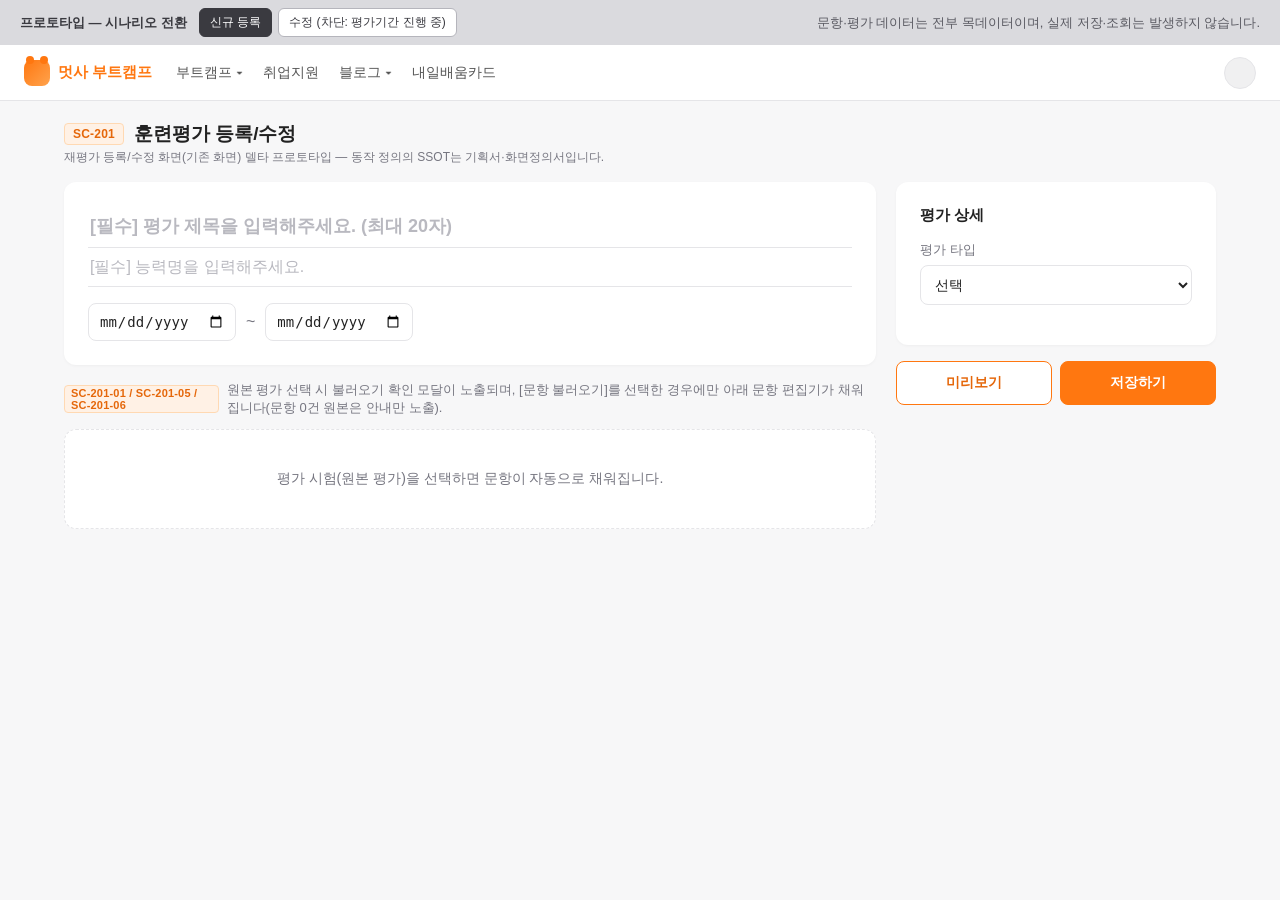
<file: classroom/1-planning/prototype/2026-08-03_훈련평가-재평가-문항-불러오기-프로토타입.html>
<!--
  목적: 커뮤니케이션용 프로토타입 — 관련자(PD·개발자)에게 "재평가 등록 시 원본 평가 문항 불러오기" 기능의
        존재와 대략적 흐름을 빠르게 이해시키기 위한 클릭 데모. 픽셀 완성도·완전한 동작은 목표가 아니다.
  기준 문서: 기획서(SSOT) 2026-08-03_훈련평가-재평가-문항-불러오기-기획서.md v1.7
             화면정의서 2026-08-03_훈련평가-재평가-문항-불러오기-화면정의서.md v1.7
  포함 화면 ID: SC-201 (재평가 등록/수정 화면, 기존 화면 델타) — SC-201-01 ~ SC-201-10
  개정: '평가 시험' 선택(최초/변경) 시 즉시 로드하지 않고 선택 모달[문항 불러오기 / 불러오지 않고
        직접 작성 / 취소]을 노출하는 정책으로 변경(자동 불러오기 폐기). 기존 문항 존재 시 같은 모달에
        경고 문구를 병기하며, 별도 덮어쓰기 모달은 이 모달로 통합했다. 문항 0건 원본 선택 시 모달에
        "이 평가에는 등록된 문항이 없습니다" 안내와 함께 [문항 불러오기] 비활성 처리. 동일 원본 재선택 시에도
        선택 모달을 다시 노출한다. [문항 불러오기]·[직접 작성] 진행 시 능력명과 함께 평가 제목도 원본
        평가 제목으로 자동 입력(편집 가능, 취소 시 미수행)한다.
  제외 범위: 미리보기, 대상자 선택, 헤더 메뉴, 드래그 정렬, 보기 항목 추가/편집, 라디오(보조설명·문제유형·정답)
             선택 변경 등은 클릭 시 안내만 노출하며 실제 동작하지 않는다. 조회 실패(SC-201-08)·연타 처리
             (SC-201-07)는 화면 흐름 시연 범위에서 제외했다(위임 지시 (c) 범위 밖).
  주의: 동작 정의의 SSOT는 기획서·화면정의서이며, 본 파일과 실제 정의가 다르면 문서가 우선한다.
        색상·폰트·아이콘 형태는 근사 placeholder이며 디자인 확정안이 아니다. 문항 데이터는 전부 목데이터다.
-->
<!DOCTYPE html>
<html lang="ko">
<head>
<meta charset="UTF-8">
<title>재평가 등록/수정 — 프로토타입 (SC-201)</title>
<style>
  :root{
    --orange:#FF7710;
    --orange-dark:#E5670A;
    --bg:#F7F7F8;
    --white:#FFFFFF;
    --border:#E5E5E8;
    --text:#222222;
    --text-sub:#767680;
    --gray-light:#F0F0F1;
  }
  *{box-sizing:border-box;}
  body{
    margin:0;
    font-family:-apple-system, "Malgun Gothic", "Apple SD Gothic Neo", sans-serif;
    background:var(--bg);
    color:var(--text);
  }

  /* 프로토타입 시나리오 바 */
  .proto-bar{
    background:#DADADE;
    color:#3A3A40;
    padding:8px 20px;
    display:flex;
    align-items:center;
    gap:12px;
    font-size:13px;
    flex-wrap:wrap;
  }
  .proto-bar-label{font-weight:700;}
  .proto-bar-toggle{display:flex;gap:6px;}
  .scenario-btn{
    border:1px solid #B5B5BC;
    background:#fff;
    color:#3A3A40;
    padding:5px 10px;
    border-radius:6px;
    font-size:12px;
    cursor:pointer;
  }
  .scenario-btn.active{
    background:#3A3A40;
    color:#fff;
    border-color:#3A3A40;
  }

  /* 헤더 */
  .app-header{
    background:var(--white);
    border-bottom:1px solid var(--border);
    display:flex;
    align-items:center;
    padding:0 24px;
    height:56px;
    gap:24px;
  }
  .logo-mark{
    width:26px;height:26px;border-radius:8px;
    background:linear-gradient(135deg,var(--orange),#FFA34D);
    display:inline-block;
    position:relative;
  }
  .logo-mark::before,.logo-mark::after{
    content:"";
    position:absolute;top:-4px;
    width:8px;height:8px;border-radius:50%;
    background:var(--orange);
  }
  .logo-mark::before{left:2px;}
  .logo-mark::after{right:2px;}
  .logo-group{display:flex;align-items:center;gap:8px;cursor:default;}
  .logo-text{font-weight:800;color:var(--orange);font-size:15px;}
  .header-menu{display:flex;gap:20px;font-size:14px;color:#555;}
  .header-menu a{color:#555;text-decoration:none;cursor:pointer;}
  .header-menu a:hover{color:var(--orange);}
  .profile-icon{
    width:32px;height:32px;border-radius:50%;
    background:var(--gray-light);
    border:1px solid var(--border);
    margin-left:auto;cursor:pointer;
  }

  /* 페이지 타이틀 */
  .screen-title-bar{
    max-width:1200px;margin:20px auto 0;padding:0 24px;
    display:flex;align-items:center;gap:10px;
  }
  .screen-title-bar h1{font-size:19px;margin:0;}
  .sc-tag{
    display:inline-block;
    font-size:11px;
    font-weight:700;
    color:var(--orange-dark);
    background:#FFF1E5;
    border:1px solid #FFD9B3;
    border-radius:4px;
    padding:1px 6px;
    letter-spacing:.2px;
  }
  .sc-tag.large{font-size:12px;padding:3px 8px;}
  .subnote{
    max-width:1200px;margin:2px auto 16px;padding:0 24px;
    font-size:12px;color:var(--text-sub);
  }

  /* 본문 2컬럼 */
  .page{
    max-width:1200px;margin:0 auto;padding:0 24px 60px;
    display:flex;gap:20px;align-items:flex-start;
  }
  .col-left{flex:1;min-width:0;}
  .col-right{width:320px;flex-shrink:0;}

  .card{
    background:var(--white);
    border-radius:12px;
    padding:24px;
    margin-bottom:16px;
    box-shadow:0 1px 3px rgba(0,0,0,.04);
  }

  /* 상단 카드 */
  .field-plain{
    width:100%;border:none;border-bottom:1px solid var(--border);
    padding:10px 2px;font-size:16px;color:var(--text);
    background:transparent;outline:none;
  }
  .field-plain::placeholder{color:#B9B9C0;}
  .field-plain:focus{border-bottom-color:var(--orange);}
  .field-title{font-size:18px;font-weight:700;}
  .date-row{display:flex;align-items:center;gap:10px;margin-top:16px;}
  .date-row input[type=date]{
    border:1px solid var(--border);border-radius:8px;
    padding:9px 10px;font-size:14px;color:var(--text);
    background:var(--white);
  }
  .date-sep{color:var(--text-sub);}

  /* 문항 영역 헤더 */
  .q-section-head{
    display:flex;align-items:center;gap:8px;margin:4px 0 12px;
  }
  .q-section-head span.label{font-size:13px;color:var(--text-sub);}

  /* 문항 카드 */
  .q-card{
    background:var(--white);
    border-radius:12px;
    padding:28px 22px 18px;
    margin-bottom:16px;
    position:relative;
    box-shadow:0 1px 3px rgba(0,0,0,.04);
  }
  .q-drag{
    position:absolute;top:6px;left:50%;transform:translateX(-50%);
    color:#C9C9CE;font-size:16px;cursor:grab;user-select:none;
  }
  .q-row{display:flex;align-items:center;gap:10px;margin-bottom:14px;flex-wrap:wrap;}
  .q-name-row{border-bottom:1px solid var(--border);padding-bottom:10px;}
  .q-num{font-weight:700;font-size:14px;color:var(--orange-dark);}
  .q-required{color:var(--orange);}
  .q-name-input{
    flex:1;min-width:200px;border:none;outline:none;font-size:15px;background:transparent;
  }
  .field-label{font-size:13px;color:var(--text-sub);min-width:70px;}
  .radio{display:flex;align-items:center;gap:4px;font-size:13px;color:#444;cursor:default;}
  .radio input[type=radio]{accent-color:var(--orange);margin:0;}
  .radio.checked span{color:var(--orange-dark);font-weight:600;}

  .options-wrap{display:flex;flex-direction:column;gap:8px;margin-bottom:10px;}
  .option-row{display:flex;align-items:center;gap:8px;}
  .option-num{
    width:22px;height:22px;border-radius:50%;background:var(--gray-light);
    font-size:12px;display:flex;align-items:center;justify-content:center;color:#777;flex-shrink:0;
  }
  .option-input{
    flex:1;border:1px solid var(--border);border-radius:8px;
    padding:8px 10px;font-size:13px;outline:none;
  }
  .option-input:focus{border-color:var(--orange);}
  .answer-radio{flex-shrink:0;}

  .add-option-btn{
    width:100%;border:1px dashed var(--orange);color:var(--orange-dark);
    background:#FFF8F2;border-radius:8px;padding:9px;font-size:13px;
    cursor:pointer;margin-bottom:14px;
  }
  .add-option-btn:hover{background:#FFEFDF;}

  .short-answer-input{
    flex:1;border:1px solid var(--border);border-radius:8px;
    padding:8px 10px;font-size:13px;outline:none;min-width:180px;
  }
  .short-answer-input:focus{border-color:var(--orange);}

  .q-explanation-input{
    flex:1;border:1px solid var(--border);border-radius:8px;
    padding:9px 10px;font-size:13px;outline:none;min-width:200px;
  }
  .q-explanation-input:focus{border-color:var(--orange);}

  .q-footer{
    display:flex;align-items:center;justify-content:space-between;
    border-top:1px solid var(--border);padding-top:12px;margin-top:4px;
  }
  .score-box{
    display:flex;align-items:center;gap:6px;font-size:13px;color:#444;
    border:1px solid var(--border);border-radius:8px;padding:6px 10px;
  }
  .score-box input{width:44px;border:none;outline:none;text-align:right;font-size:13px;}
  .trash-btn{
    border:1px solid var(--border);background:var(--white);color:#B23B3B;
    border-radius:8px;padding:6px 12px;font-size:12px;cursor:pointer;
  }
  .trash-btn:hover{background:#FDECEC;}

  /* 빈 상태 / 로딩 */
  .empty-notice{
    background:var(--white);border:1px dashed var(--border);border-radius:12px;
    padding:40px 20px;text-align:center;color:var(--text-sub);font-size:14px;
    margin-bottom:16px;
  }
  .loading-box{
    background:var(--white);border-radius:12px;padding:36px 20px;
    text-align:center;color:var(--text-sub);font-size:14px;margin-bottom:16px;
  }
  .spinner{
    width:22px;height:22px;border:3px solid var(--gray-light);
    border-top-color:var(--orange);border-radius:50%;
    margin:0 auto 10px;animation:spin .8s linear infinite;
  }
  @keyframes spin{to{transform:rotate(360deg);}}

  /* 우측 사이드 카드 */
  .side-card h3{margin:0 0 16px;font-size:15px;}
  .side-field{margin-bottom:16px;}
  .side-label{font-size:13px;color:var(--text-sub);margin-bottom:6px;display:block;}
  select{
    width:100%;border:1px solid var(--border);border-radius:8px;
    padding:10px;font-size:14px;background:var(--white);color:var(--text);
    outline:none;
  }
  select:focus{border-color:var(--orange);}
  select:disabled{background:var(--gray-light);color:#9A9AA2;cursor:not-allowed;}
  .link-select{
    color:var(--orange-dark);text-decoration:underline;font-size:13px;cursor:pointer;
  }
  .side-note{
    font-size:12px;color:#B23B3B;background:#FDECEC;border-radius:8px;
    padding:10px;margin-top:8px;line-height:1.5;
  }

  .btn-row{display:flex;gap:8px;}
  .btn-outline,.btn-solid{
    flex:1;border-radius:8px;padding:12px;font-size:14px;font-weight:600;
    cursor:pointer;border:1px solid var(--orange);
  }
  .btn-outline{background:var(--white);color:var(--orange-dark);}
  .btn-outline:hover{background:#FFF3E8;}
  .btn-solid{background:var(--orange);color:var(--white);}
  .btn-solid:hover{background:var(--orange-dark);}
  .btn-solid:disabled{background:#F0C29C;border-color:#F0C29C;cursor:not-allowed;}

  /* 모달 */
  .modal-overlay{
    position:fixed;inset:0;background:rgba(0,0,0,.42);
    display:flex;align-items:center;justify-content:center;z-index:50;
  }
  .modal-overlay[hidden]{display:none;}
  .modal-box{
    background:var(--white);border-radius:12px;padding:24px;width:360px;
    box-shadow:0 8px 24px rgba(0,0,0,.15);
  }
  .modal-box{position:relative;}
  .modal-close{
    position:absolute;top:10px;right:12px;border:none;background:none;
    font-size:20px;line-height:1;color:#9A9AA2;cursor:pointer;padding:4px;
  }
  .modal-close:hover{color:#555;}
  .modal-tag{margin:0 0 8px;}
  .modal-msg{font-size:14px;line-height:1.6;color:var(--text);margin:4px 0 12px;}
  .modal-warning{
    font-size:12px;color:#B23B3B;background:#FDECEC;border-radius:8px;
    padding:8px 10px;margin:0 0 16px;line-height:1.5;
  }
  .modal-btns{display:flex;gap:8px;}
  .modal-btns button{flex:1;}
  .modal-btns-col{flex-direction:column;}
  .modal-btns-col button{flex:none;}

  /* 토스트 */
  .toast{
    position:fixed;left:50%;bottom:28px;transform:translateX(-50%);
    background:#333;color:#fff;padding:12px 20px;border-radius:8px;
    font-size:13px;opacity:0;pointer-events:none;transition:opacity .2s;
    z-index:60;max-width:420px;text-align:center;line-height:1.5;
  }
  .toast.show{opacity:1;}
  .toast.error{background:#C24444;}
  .toast.success{background:#2F7D53;}
  .toast.info{background:#4A4A52;}
</style>
</head>
<body>

  <div class="proto-bar">
    <span class="proto-bar-label">프로토타입 — 시나리오 전환</span>
    <div class="proto-bar-toggle">
      <button id="scenarioNewBtn" class="scenario-btn active" onclick="setScenario('new')">신규 등록</button>
      <button id="scenarioBlockedBtn" class="scenario-btn" onclick="setScenario('blocked')">수정 (차단: 평가기간 진행 중)</button>
    </div>
    <span style="margin-left:auto;color:#5A5A62;">문항·평가 데이터는 전부 목데이터이며, 실제 저장·조회는 발생하지 않습니다.</span>
  </div>

  <header class="app-header">
    <div class="logo-group">
      <span class="logo-mark"></span>
      <span class="logo-text">멋사 부트캠프</span>
    </div>
    <nav class="header-menu">
      <a onclick="noop()">부트캠프 ▾</a>
      <a onclick="noop()">취업지원</a>
      <a onclick="noop()">블로그 ▾</a>
      <a onclick="noop()">내일배움카드</a>
    </nav>
    <div class="profile-icon" onclick="noop()"></div>
  </header>

  <div class="screen-title-bar">
    <span class="sc-tag large">SC-201</span>
    <h1>훈련평가 등록/수정</h1>
  </div>
  <div class="subnote">재평가 등록/수정 화면(기존 화면) 델타 프로토타입 — 동작 정의의 SSOT는 기획서·화면정의서입니다.</div>

  <main class="page">
    <div class="col-left">
      <div class="card">
        <input class="field-plain field-title" id="titleInput" placeholder="[필수] 평가 제목을 입력해주세요. (최대 20자)" maxlength="20">
        <input class="field-plain" id="abilityInput" placeholder="[필수] 능력명을 입력해주세요.">
        <div class="date-row">
          <input type="date" id="startDate">
          <span class="date-sep">~</span>
          <input type="date" id="endDate">
        </div>
      </div>

      <div class="q-section-head">
        <span class="sc-tag">SC-201-01 / SC-201-05 / SC-201-06</span>
        <span class="label">원본 평가 선택 시 불러오기 확인 모달이 노출되며, [문항 불러오기]를 선택한 경우에만 아래 문항 편집기가 채워집니다(문항 0건 원본은 안내만 노출).</span>
      </div>

      <div id="loadingBox" class="loading-box" hidden>
        <div class="spinner"></div>
        문항을 불러오는 중입니다...
      </div>

      <div id="noExamNotice" class="empty-notice">
        평가 시험(원본 평가)을 선택하면 문항이 자동으로 채워집니다.
      </div>

      <div id="emptyNotice" class="empty-notice" hidden>
        원본 평가에 등록된 문항이 없습니다.
      </div>

      <div id="questionList"></div>
    </div>

    <aside class="col-right">
      <div class="card side-card">
        <h3>평가 상세</h3>
        <div class="side-field">
          <label class="side-label">평가 타입</label>
          <select id="evalType" onchange="onEvalTypeChange()">
            <option value="">선택</option>
            <option value="eval">평가</option>
            <option value="reeval">재평가</option>
          </select>
        </div>
        <div id="reevalFields" hidden>
          <div class="side-field">
            <label class="side-label">평가 시험 <span class="sc-tag">SC-201-01</span></label>
            <select id="sourceExam" onchange="onSourceExamChange(event)" onmousedown="onSourceExamMousedown(event)" onblur="onSourceExamBlur(event)">
              <option value="">선택</option>
              <option value="w1">1주차 훈련평가 — 능력명: 파이썬 프로그래밍, 문항 5개</option>
              <option value="w2">2주차 훈련평가 — 능력명: 데이터 분석 기초, 문항 0개</option>
            </select>
            <div id="sourceExamNote" class="side-note" hidden>
              <span class="sc-tag">SC-201-10</span><br>
              평가기간이 시작된 재평가는 문항을 변경할 수 없습니다. 문항 변경이 필요하면 신규 재평가를 생성하세요.
            </div>
          </div>
          <div class="side-field">
            <label class="side-label">대상자</label>
            <span class="link-select" onclick="noop()">선택</span>
          </div>
        </div>
      </div>

      <div class="btn-row">
        <button class="btn-outline" onclick="noop()">미리보기</button>
        <button class="btn-solid" id="saveBtn" onclick="handleSave()">저장하기</button>
      </div>
    </aside>
  </main>

  <div id="sourceModal" class="modal-overlay" hidden>
    <div class="modal-box">
      <button class="modal-close" onclick="onModalCancel()" title="취소">&times;</button>
      <p class="modal-tag"><span class="sc-tag">SC-201-01 / SC-201-03</span></p>
      <p class="modal-msg" id="sourceModalMsg"></p>
      <p class="modal-warning" id="sourceModalWarning" hidden></p>
      <div class="modal-btns modal-btns-col">
        <button class="btn-solid" id="sourceModalLoadBtn" onclick="onModalLoad()">문항 불러오기</button>
        <button class="btn-outline" onclick="onModalSkip()">불러오지 않고 직접 작성</button>
      </div>
    </div>
  </div>

  <div id="toast" class="toast"></div>

<script>
  // ---- 목데이터: 원본 평가 뱅크 ----
  var examBank = {
    w1: {
      title: "1주차 훈련평가",
      ability: "파이썬 프로그래밍",
      questions: [
        { qType:"multiple", qname:"다음 중 파이썬의 자료형이 아닌 것은?", hint:"none",
          options:[{text:"int",isAnswer:false},{text:"str",isAnswer:false},{text:"float",isAnswer:false},{text:"array",isAnswer:true},{text:"dict",isAnswer:false}],
          explanation:"array는 파이썬 기본 자료형이 아니라 별도 모듈(array)에서 제공됩니다.", score:20 },
        { qType:"multiple", qname:"리스트 끝에 요소를 추가할 때 사용하는 메서드는?", hint:"none",
          options:[{text:"append()",isAnswer:true},{text:"add()",isAnswer:false},{text:"push()",isAnswer:false},{text:"insert_end()",isAnswer:false}],
          explanation:"append()는 리스트 끝에 요소를 추가합니다.", score:20 },
        { qType:"multiple", qname:"다음 코드의 실행 결과로 옳은 것을 고르세요.", hint:"code",
          options:[{text:"0",isAnswer:false},{text:"1",isAnswer:true},{text:"오류 발생",isAnswer:false}],
          explanation:"반복문 실행 후 카운터 값은 1이 됩니다.", score:20 },
        { qType:"short", qname:"0부터 9까지 정수를 생성하는 range() 함수의 인자를 작성하세요.", hint:"none",
          answerText:"range(10)", explanation:"range(10)은 0부터 9까지의 정수를 생성합니다.", score:20 },
        { qType:"short", qname:"딕셔너리에서 key로 값을 조회하는 문법을 예시로 작성하세요.", hint:"none",
          answerText:"dict[key]", explanation:"대괄호 안에 key를 넣어 값을 조회합니다.", score:20 }
      ]
    },
    w2: {
      title: "2주차 훈련평가",
      ability: "데이터 분석 기초",
      questions: []
    }
  };

  var state = {
    questions: [],
    loadedExamId: null,   // 마지막으로 확인(문항 불러오기 또는 직접 작성)된 '평가 시험' 선택값 — 취소 시 롤백 기준
    hasLoadedOnce: false  // 실제로 문항 불러오기가 1회라도 수행됐는지 — SC-201-05 안내 문구 노출 조건
  };
  var qIdSeq = 1;
  var pendingExamId = null;
  var toastTimer = null;

  var els = {};
  function cacheEls(){
    els.titleInput = document.getElementById("titleInput");
    els.abilityInput = document.getElementById("abilityInput");
    els.startDate = document.getElementById("startDate");
    els.endDate = document.getElementById("endDate");
    els.evalType = document.getElementById("evalType");
    els.reevalFields = document.getElementById("reevalFields");
    els.sourceExam = document.getElementById("sourceExam");
    els.sourceExamNote = document.getElementById("sourceExamNote");
    els.loadingBox = document.getElementById("loadingBox");
    els.noExamNotice = document.getElementById("noExamNotice");
    els.emptyNotice = document.getElementById("emptyNotice");
    els.questionList = document.getElementById("questionList");
    els.saveBtn = document.getElementById("saveBtn");
    els.sourceModal = document.getElementById("sourceModal");
    els.sourceModalMsg = document.getElementById("sourceModalMsg");
    els.sourceModalWarning = document.getElementById("sourceModalWarning");
    els.sourceModalLoadBtn = document.getElementById("sourceModalLoadBtn");
    els.toast = document.getElementById("toast");
  }

  function escapeHtml(str){
    return String(str || "").replace(/&/g,"&amp;").replace(/"/g,"&quot;").replace(/</g,"&lt;").replace(/>/g,"&gt;");
  }

  function showToast(msg, type){
    els.toast.textContent = msg;
    els.toast.className = "toast show " + (type || "info");
    clearTimeout(toastTimer);
    toastTimer = setTimeout(function(){
      els.toast.classList.remove("show");
    }, 2600);
  }

  function noop(){
    showToast("동작 정의는 기획서 참조 — 이번 프로토타입 범위 밖입니다.", "info");
  }

  // ---- 평가 타입 ----
  function onEvalTypeChange(){
    els.reevalFields.hidden = els.evalType.value !== "reeval";
  }

  // ---- 원본 평가 선택 ----
  // 정책 변경: 자동 불러오기 폐기. 선택(최초/변경/동일 원본 재선택) 시 항상 선택 모달을 먼저 띄운다(SC-201-01/03 통합).
  // 동일 값을 다시 선택해도 네이티브 select는 change 이벤트를 재발생시키지 않으므로,
  // mousedown 시점에 값을 임시로 비워 재선택도 change로 인식되게 한다(닫힘 시 blur에서 복원).
  function onSourceExamMousedown(e){
    if (e.target.disabled) return;
    e.target.dataset.reopen = "1";
    e.target.value = "";
  }
  function onSourceExamBlur(e){
    if (e.target.disabled) return;
    if (e.target.value === "" && state.loadedExamId){
      e.target.value = state.loadedExamId;
    }
  }
  function onSourceExamChange(e){
    var newVal = e.target.value;
    if (!newVal){
      e.target.value = state.loadedExamId || "";
      return;
    }
    pendingExamId = newVal;
    openSourceModal(newVal);
  }

  function openSourceModal(examId){
    var exam = examBank[examId];
    var count = exam.questions.length;
    if (count === 0){
      els.sourceModalMsg.textContent = "이 평가에는 등록된 문항이 없습니다.";
    } else {
      els.sourceModalMsg.textContent = "원본 평가의 문항 " + count + "개를 불러올까요?";
    }
    if (count > 0 && state.questions.length > 0){
      els.sourceModalWarning.textContent = "불러오기 시 현재 작성된 문항 " + state.questions.length + "개는 삭제되고 대체됩니다.";
      els.sourceModalWarning.hidden = false;
    } else {
      els.sourceModalWarning.hidden = true;
    }
    els.sourceModalLoadBtn.disabled = (count === 0);
    els.sourceModal.hidden = false;
  }

  // [문항 불러오기] — 기존 로딩 → 문항 채움 흐름 그대로 진행
  function onModalLoad(){
    els.sourceModal.hidden = true;
    doLoad(pendingExamId);
    pendingExamId = null;
  }

  // [불러오지 않고 직접 작성] — 문항 로드 없이 닫힘, 기존 문항 유지(없으면 빈 편집기 유지), 능력명만 자동 입력
  function onModalSkip(){
    els.sourceModal.hidden = true;
    var exam = examBank[pendingExamId];
    els.titleInput.value = exam.title;
    els.abilityInput.value = exam.ability;
    state.loadedExamId = pendingExamId;
    els.sourceExam.value = pendingExamId;
    pendingExamId = null;
    renderQuestions();
  }

  // X(취소) — '평가 시험' 선택값을 직전 값으로 롤백, 능력명 미변경
  function onModalCancel(){
    els.sourceModal.hidden = true;
    els.sourceExam.value = state.loadedExamId || "";
    pendingExamId = null;
  }

  function doLoad(examId){
    els.emptyNotice.hidden = true;
    els.noExamNotice.hidden = true;
    els.questionList.innerHTML = "";
    els.loadingBox.hidden = false;
    els.saveBtn.disabled = true;

    setTimeout(function(){
      var exam = examBank[examId];
      els.loadingBox.hidden = true;
      els.saveBtn.disabled = false;

      els.titleInput.value = exam.title;
      els.abilityInput.value = exam.ability;
      state.questions = exam.questions.map(function(q){
        var copy = JSON.parse(JSON.stringify(q));
        copy.id = qIdSeq++;
        return copy;
      });
      state.loadedExamId = examId;
      state.hasLoadedOnce = true;
      els.sourceExam.value = examId;
      renderQuestions();
    }, 800);
  }

  // ---- 문항 렌더링 ----
  function renderQuestions(){
    if (state.questions.length === 0){
      els.questionList.innerHTML = "";
      if (!state.hasLoadedOnce){
        els.noExamNotice.hidden = false;
        els.emptyNotice.hidden = true;
      } else {
        els.noExamNotice.hidden = true;
        els.emptyNotice.hidden = false;
      }
      return;
    }
    els.noExamNotice.hidden = true;
    els.emptyNotice.hidden = true;
    els.questionList.innerHTML = state.questions.map(renderCard).join("");
  }

  function renderCard(q, idx){
    var num = String(idx + 1).padStart(2, "0");
    var body = q.qType === "multiple" ? renderOptions(q) : renderShortAnswer(q);
    return "" +
      '<div class="q-card" data-id="' + q.id + '">' +
        '<div class="q-drag" onclick="noop()" title="드래그 정렬">&#8801;</div>' +
        '<div class="q-row q-name-row">' +
          '<span class="q-num">' + num + '</span>' +
          '<span class="q-required">*</span>' +
          '<input type="text" class="q-name-input" value="' + escapeHtml(q.qname) + '" placeholder="질문명을 입력해주세요.">' +
        '</div>' +
        '<div class="q-row">' +
          '<span class="field-label">보조 설명 *</span>' +
          '<label class="radio ' + (q.hint === "none" ? "checked" : "") + '"><input type="radio" disabled ' + (q.hint === "none" ? "checked" : "") + '><span>없음</span></label>' +
          '<label class="radio ' + (q.hint === "code" ? "checked" : "") + '"><input type="radio" disabled ' + (q.hint === "code" ? "checked" : "") + '><span>코드</span></label>' +
        '</div>' +
        '<div class="q-row">' +
          '<span class="field-label">문제 유형 *</span>' +
          '<label class="radio ' + (q.qType === "multiple" ? "checked" : "") + '"><input type="radio" disabled ' + (q.qType === "multiple" ? "checked" : "") + '><span>객관식</span></label>' +
          '<label class="radio ' + (q.qType === "short" ? "checked" : "") + '"><input type="radio" disabled ' + (q.qType === "short" ? "checked" : "") + '><span>주관식</span></label>' +
        '</div>' +
        body +
        '<div class="q-row">' +
          '<span class="field-label">해설</span>' +
          '<input type="text" class="q-explanation-input" value="' + escapeHtml(q.explanation) + '" placeholder="해설을 입력해주세요.">' +
        '</div>' +
        '<div class="q-footer">' +
          '<div class="score-box">배점 * <input type="number" value="' + q.score + '"> 점</div>' +
          '<button class="trash-btn" onclick="deleteQuestion(' + q.id + ')">삭제</button>' +
        '</div>' +
      '</div>';
  }

  function renderOptions(q){
    var rows = q.options.map(function(opt, i){
      return '<div class="option-row">' +
        '<span class="option-num">' + (i + 1) + '</span>' +
        '<input type="text" class="option-input" value="' + escapeHtml(opt.text) + '">' +
        '<label class="radio answer-radio ' + (opt.isAnswer ? "checked" : "") + '"><input type="radio" disabled ' + (opt.isAnswer ? "checked" : "") + '><span>정답</span></label>' +
      '</div>';
    }).join("");
    return '<div class="q-row"><span class="field-label">보기 *</span></div>' +
      '<div class="options-wrap">' + rows + '</div>' +
      '<button type="button" class="add-option-btn" onclick="noop()">+ 보기 항목 추가 (최대 5개)</button>';
  }

  function renderShortAnswer(q){
    return '<div class="q-row"><span class="field-label">정답 *</span>' +
      '<input type="text" class="short-answer-input" value="' + escapeHtml(q.answerText) + '"></div>';
  }

  function deleteQuestion(id){
    state.questions = state.questions.filter(function(q){ return q.id !== id; });
    renderQuestions();
  }

  // ---- 저장 ----
  function handleSave(){
    if (state.questions.length === 0){
      showToast("재평가는 최소 1문항 이상 등록해야 저장할 수 있습니다. (SC-201-09)", "error");
      return;
    }
    showToast("저장되었습니다 (프로토타입 — 실제 저장 없음)", "success");
  }

  // ---- 시나리오 전환 ----
  function setScenario(mode){
    document.getElementById("scenarioNewBtn").classList.toggle("active", mode === "new");
    document.getElementById("scenarioBlockedBtn").classList.toggle("active", mode === "blocked");

    els.sourceModal.hidden = true;
    els.loadingBox.hidden = true;
    pendingExamId = null;

    if (mode === "new"){
      els.titleInput.value = "";
      els.abilityInput.value = "";
      els.startDate.value = "";
      els.endDate.value = "";
      els.evalType.value = "";
      els.reevalFields.hidden = true;
      els.sourceExam.value = "";
      els.sourceExam.disabled = false;
      els.sourceExamNote.hidden = true;
      state.questions = [];
      state.loadedExamId = null;
      state.hasLoadedOnce = false;
      renderQuestions();
      els.saveBtn.disabled = false;
    } else {
      els.titleInput.value = "1주차 파이썬 재평가";
      els.startDate.value = "2026-08-10";
      els.endDate.value = "2026-08-14";
      els.evalType.value = "reeval";
      els.reevalFields.hidden = false;
      els.sourceExam.value = "w1";
      els.sourceExam.disabled = true;
      els.sourceExamNote.hidden = false;

      var exam = examBank.w1;
      els.abilityInput.value = exam.ability;
      state.questions = exam.questions.map(function(q){
        var copy = JSON.parse(JSON.stringify(q));
        copy.id = qIdSeq++;
        return copy;
      });
      state.loadedExamId = "w1";
      state.hasLoadedOnce = true;
      renderQuestions();
      els.saveBtn.disabled = false;
    }
  }

  // ---- 초기화 ----
  cacheEls();
  setScenario("new");
</script>
</body>
</html>
</file>
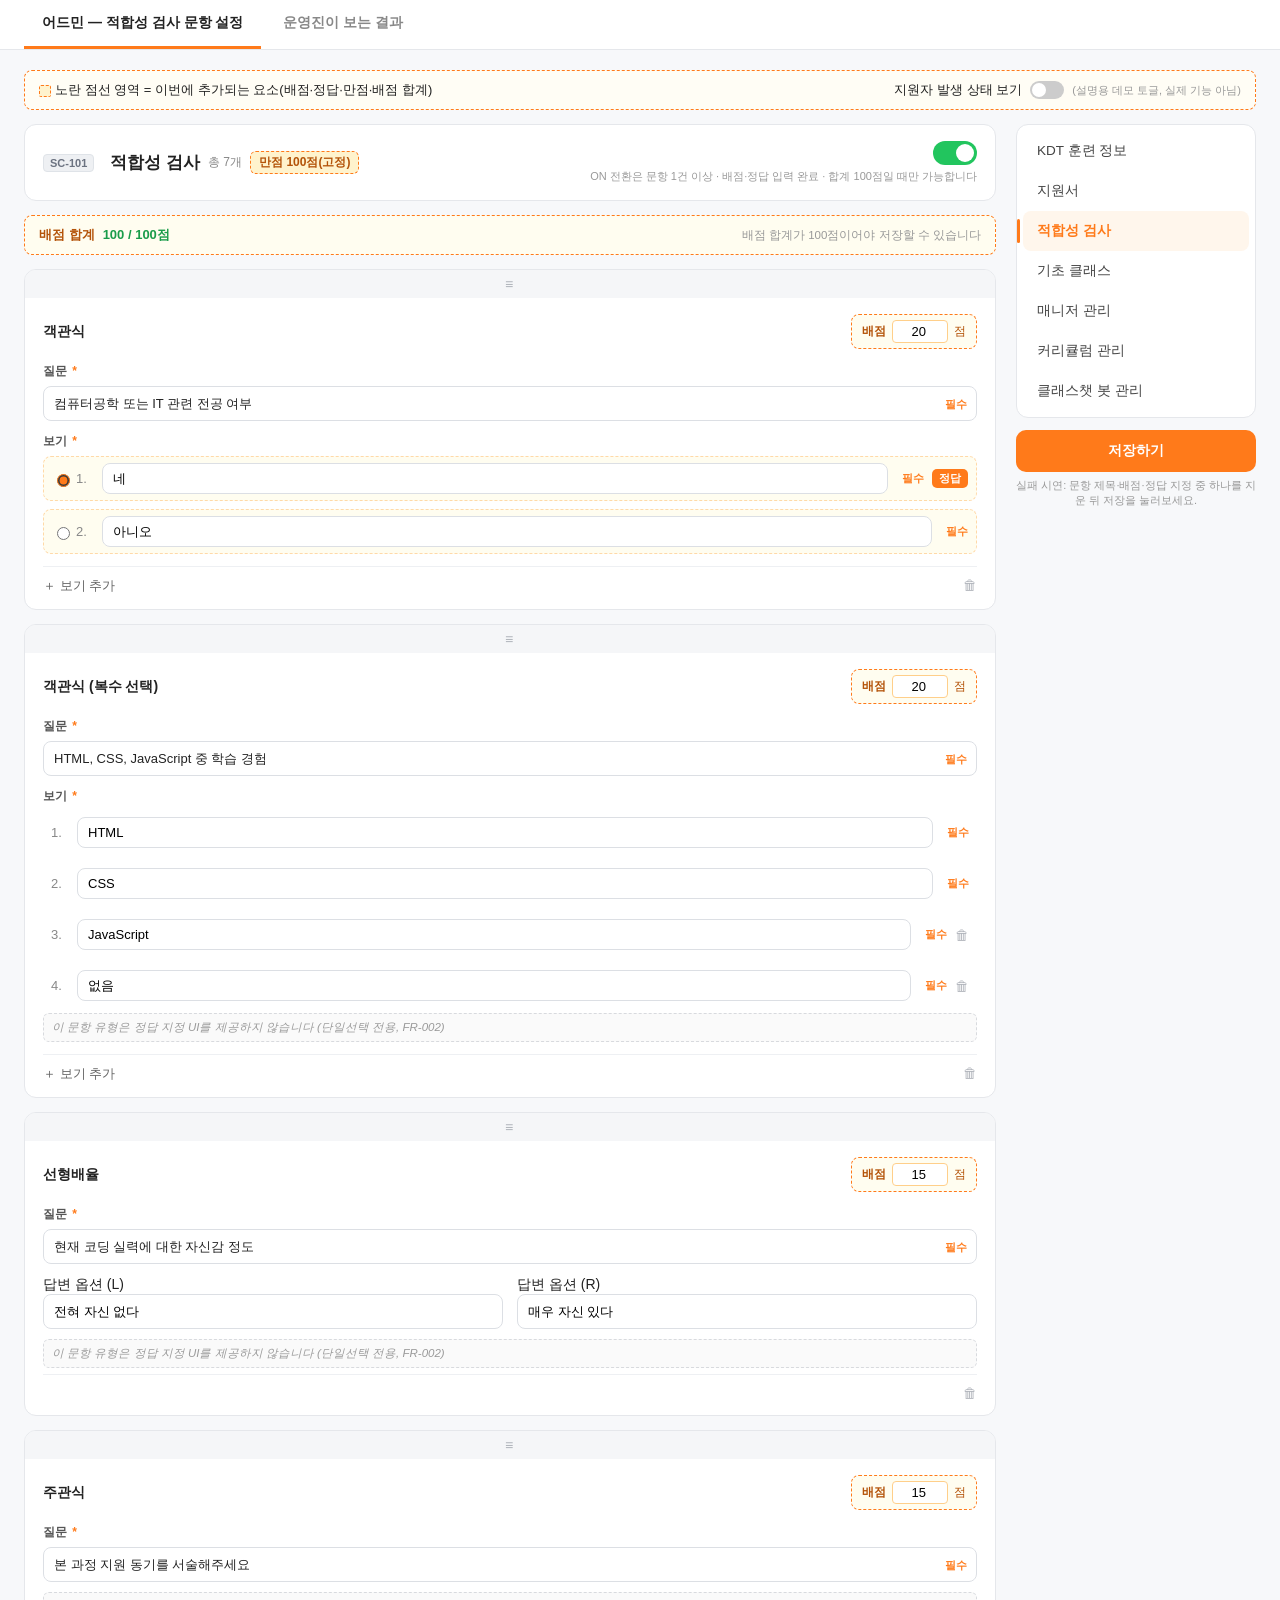
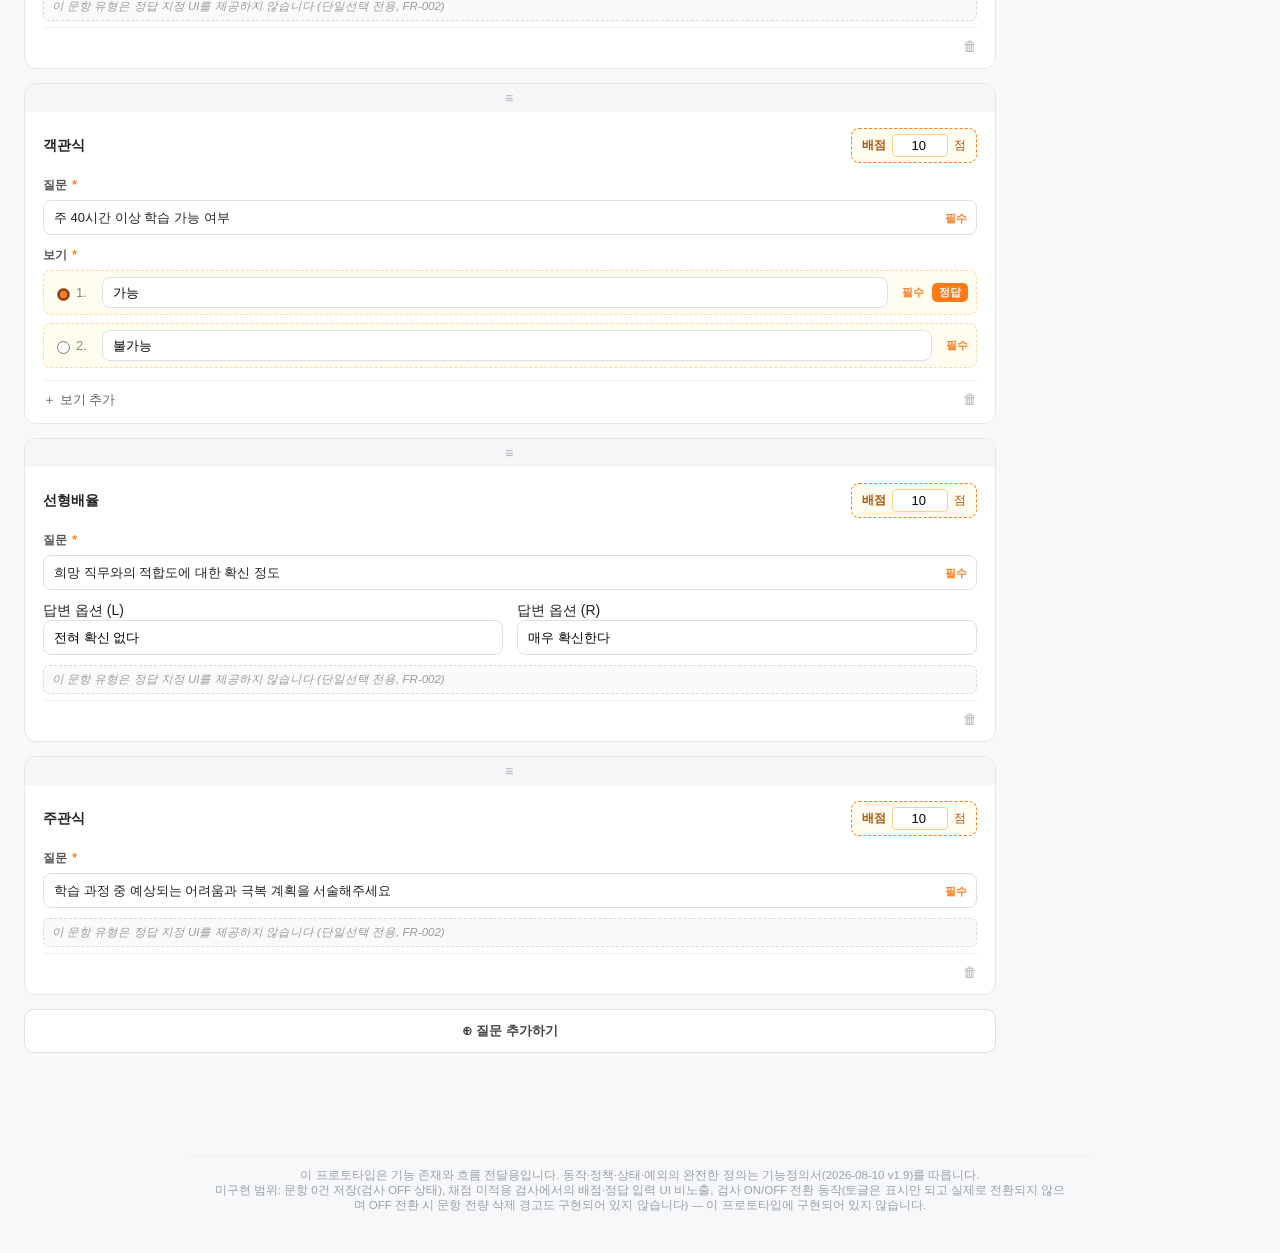
<file: classroom/1-planning/prototype/2026-08-10_과정적합성검사-채점기능-프로토타입.html>
<!DOCTYPE html>
<html lang="ko">
<head>
<meta charset="UTF-8">
<title>과정 적합성 검사 — 채점 기능 프로토타입</title>
<!--
  기준 문서: 2026-08-10_과정적합성검사-채점기능-기획서.md (v1.9)
  포함 화면: SC-101 어드민 — 적합성 검사 문항 설정 / SC-102 운영진이 보는 결과(어드민 지원자 목록 + 지원서 엑셀 다운로드 미리보기)
  제외 범위: 학생·지원자 화면(점수 비노출 정책), 점수 통계·차트, 알림, AI 채점, 문항 템플릿, 채점 미리보기,
             지원자 상세 화면, 실제 데이터 저장·검증 로직(클라이언트 데모 검증만 포함), 문항 0건 저장(검사 OFF 상태),
             채점 미적용 검사에서 배점·정답 입력 UI 비노출, 검사 ON/OFF 전환 동작(토글 표시만 되며 클릭 시 실제 상태가
             바뀌지 않음, OFF 전환 시 문항 전량 삭제 경고 미구현). 상세는 기능정의서 §7 제외 범위 참조.
  작성: 박인식 PM (내부 검토)
  주의: 색상·폰트·레이아웃 수치는 흐름 전달용 placeholder이며 디자인 확정안이 아니다.
-->
<style>
  * { box-sizing: border-box; }
  body {
    margin: 0;
    font-family: -apple-system, "Malgun Gothic", "Apple SD Gothic Neo", sans-serif;
    background: #f7f8fa;
    color: #222;
    font-size: 14px;
  }
  /* ---------- 탭 ---------- */
  .tab-bar {
    display: flex;
    gap: 4px;
    background: #fff;
    border-bottom: 1px solid #e5e7eb;
    padding: 0 24px;
    position: sticky;
    top: 0;
    z-index: 50;
  }
  .tab-btn {
    padding: 14px 18px;
    border: none;
    background: none;
    font-size: 14px;
    font-weight: 600;
    color: #888;
    cursor: pointer;
    border-bottom: 3px solid transparent;
  }
  .tab-btn.active {
    color: #222;
    border-bottom-color: #ff7a1a;
  }
  .tab-panel { display: none; padding: 20px 24px 60px; }
  .tab-panel.active { display: block; }

  .screen-id-tag {
    display: inline-block;
    font-size: 11px;
    font-weight: 700;
    color: #6b7280;
    background: #eef0f3;
    border: 1px solid #dfe3e8;
    border-radius: 4px;
    padding: 2px 6px;
    margin-right: 8px;
    vertical-align: middle;
  }

  /* ---------- 범례 / 잠금 데모 바 ---------- */
  .legend-bar {
    display: flex;
    flex-wrap: wrap;
    align-items: center;
    gap: 16px;
    background: #fffdf5;
    border: 1px dashed #ff7a1a;
    border-radius: 8px;
    padding: 10px 14px;
    margin-bottom: 14px;
    font-size: 13px;
  }
  .legend-swatch {
    display: inline-block;
    width: 12px; height: 12px;
    background: #fff3cd;
    border: 1px dashed #ff7a1a;
    border-radius: 2px;
    vertical-align: middle;
    margin-right: 4px;
  }
  .lock-toggle-wrap {
    margin-left: auto;
    display: flex;
    align-items: center;
    gap: 8px;
  }
  .lock-toggle-wrap .demo-note {
    font-size: 11px;
    color: #999;
  }
  .switch-mini {
    position: relative;
    display: inline-block;
    width: 34px;
    height: 18px;
  }
  .switch-mini input { opacity: 0; width: 0; height: 0; }
  .switch-mini .slider {
    position: absolute; cursor: pointer;
    top: 0; left: 0; right: 0; bottom: 0;
    background: #ccc;
    border-radius: 18px;
    transition: .15s;
  }
  .switch-mini .slider:before {
    position: absolute;
    content: "";
    height: 14px; width: 14px;
    left: 2px; bottom: 2px;
    background: white;
    border-radius: 50%;
    transition: .15s;
  }
  .switch-mini input:checked + .slider { background: #ff7a1a; }
  .switch-mini input:checked + .slider:before { transform: translateX(16px); }

  .lock-banner {
    display: none;
    background: #fff4e5;
    border: 1px solid #ff7a1a;
    color: #b45309;
    font-weight: 600;
    padding: 10px 14px;
    border-radius: 8px;
    margin-bottom: 14px;
  }
  body.locked .lock-banner { display: block; }

  /* ---------- 레이아웃 ---------- */
  .admin-layout {
    display: flex;
    gap: 20px;
    align-items: flex-start;
  }
  .main-col { flex: 1; min-width: 0; }
  .sidebar { width: 240px; flex-shrink: 0; }

  .card {
    background: #fff;
    border: 1px solid #e5e7eb;
    border-radius: 12px;
  }

  /* ---------- 헤더 카드 ---------- */
  .header-card {
    display: flex;
    align-items: center;
    justify-content: space-between;
    padding: 16px 18px;
    margin-bottom: 14px;
  }
  .header-card h2 {
    display: inline-flex;
    align-items: center;
    gap: 8px;
    font-size: 17px;
    margin: 0;
  }
  .header-card .count {
    font-size: 12px;
    font-weight: 400;
    color: #888;
  }
  .maxscore.new-badge {
    font-size: 12px;
    font-weight: 700;
    color: #b45309;
    background: #fff3cd;
    border: 1px dashed #ff7a1a;
    border-radius: 6px;
    padding: 2px 8px;
  }

  /* ---------- 배점 합계 표시(신규 요소) ---------- */
  .score-sum-bar {
    display: flex;
    align-items: center;
    gap: 8px;
    background: #fffdf0;
    border: 1px dashed #ff7a1a;
    border-radius: 8px;
    padding: 10px 14px;
    margin-bottom: 14px;
    font-size: 13px;
  }
  .score-sum-bar .sum-label { font-weight: 700; color: #b45309; }
  .score-sum-bar .sum-value { font-weight: 700; color: #1a9c4a; }
  .score-sum-bar .sum-value.warn { color: #c53030; }
  .score-sum-bar .sum-diff {
    font-size: 12px;
    color: #c53030;
    font-weight: 600;
    display: none;
  }
  .score-sum-bar .sum-diff.show { display: inline; }
  .score-sum-bar .sum-warn-icon {
    color: #c53030;
    display: none;
  }
  .score-sum-bar .sum-warn-icon.show { display: inline; }
  .score-sum-bar .sum-hint {
    margin-left: auto;
    font-size: 11.5px;
    color: #999;
  }
  .switch {
    position: relative;
    display: inline-block;
    width: 44px;
    height: 24px;
  }
  .switch input { opacity: 0; width: 0; height: 0; }
  .switch .slider {
    position: absolute; cursor: pointer;
    top: 0; left: 0; right: 0; bottom: 0;
    background: #ccc;
    border-radius: 24px;
    transition: .15s;
  }
  .switch .slider:before {
    position: absolute;
    content: "";
    height: 18px; width: 18px;
    left: 3px; bottom: 3px;
    background: white;
    border-radius: 50%;
    transition: .15s;
  }
  .switch input:checked + .slider { background: #22c55e; }
  .switch input:checked + .slider:before { transform: translateX(20px); }

  /* ---------- 문항 카드 ---------- */
  .q-card {
    background: #fff;
    border: 1px solid #e5e7eb;
    border-radius: 12px;
    margin-bottom: 14px;
    overflow: hidden;
    cursor: pointer;
  }
  .q-card:focus, .q-card.selected {
    border-color: #3b82f6;
    box-shadow: 0 0 0 1px #3b82f6;
  }
  .q-draghandle {
    background: #f5f6f8;
    text-align: center;
    padding: 6px 0;
    color: #b0b4bb;
    font-size: 14px;
    letter-spacing: 2px;
  }
  .q-body { padding: 16px 18px 10px; }
  .q-toprow {
    display: flex;
    align-items: center;
    justify-content: space-between;
    margin-bottom: 14px;
  }
  .q-type { font-weight: 700; font-size: 14px; }

  .new-field {
    background: #fffdf0;
    border: 1px dashed #ff7a1a;
    border-radius: 8px;
    padding: 5px 10px;
    display: flex;
    align-items: center;
    gap: 6px;
    font-size: 12px;
    color: #b45309;
  }
  .new-field label { font-weight: 700; }
  .new-field input.score-input {
    width: 56px;
    padding: 3px 6px;
    border: 1px solid #ffcf8a;
    border-radius: 4px;
    font-size: 13px;
    text-align: right;
  }

  .q-field { margin-bottom: 12px; }
  .q-field > label {
    display: block;
    font-size: 12px;
    font-weight: 600;
    color: #555;
    margin-bottom: 6px;
  }
  .req-star { color: #ff7a1a; margin-left: 2px; }

  .input-wrap { position: relative; }
  .input-wrap input[type="text"] {
    width: 100%;
    padding: 9px 60px 9px 10px;
    border: 1px solid #dcdfe4;
    border-radius: 8px;
    font-size: 13px;
    color: #222;
  }
  .required-badge {
    position: absolute;
    right: 10px;
    top: 50%;
    transform: translateY(-50%);
    font-size: 11px;
    font-weight: 700;
    color: #ff7a1a;
  }
  .option-row .required-badge { position: static; transform: none; margin-left: 6px; }

  .option-row {
    display: flex;
    align-items: center;
    gap: 8px;
    margin-bottom: 8px;
    padding: 6px 8px;
    border-radius: 8px;
  }
  .option-row.new-field-outline {
    background: #fffdf0;
    border: 1px dashed #ffd9a8;
  }
  .radio-wrap { display: flex; align-items: center; width: 16px; }
  .radio-wrap input[type="radio"] { width: 15px; height: 15px; accent-color: #ff7a1a; }
  .opt-num { width: 18px; color: #888; font-size: 13px; flex-shrink: 0; }
  .option-row input[type="text"] {
    flex: 1;
    padding: 7px 10px;
    border: 1px solid #dcdfe4;
    border-radius: 8px;
    font-size: 13px;
  }
  .answer-badge {
    font-size: 11px;
    font-weight: 700;
    color: #fff;
    background: #ff7a1a;
    border-radius: 5px;
    padding: 2px 7px;
    white-space: nowrap;
  }
  .opt-del {
    color: #b0b4bb;
    font-size: 14px;
    cursor: pointer;
    flex-shrink: 0;
  }

  .no-answer-note {
    font-size: 11.5px;
    color: #9a9a9a;
    font-style: italic;
    padding: 6px 8px;
    border: 1px dashed #d8dade;
    border-radius: 6px;
    background: #fafafa;
    margin-top: -2px;
  }

  .two-col {
    display: flex;
    gap: 14px;
  }
  .two-col > div { flex: 1; }
  .two-col input[type="text"] {
    width: 100%;
    padding: 9px 10px;
    border: 1px solid #dcdfe4;
    border-radius: 8px;
    font-size: 13px;
  }

  .q-bottom {
    border-top: 1px solid #eef0f3;
    margin-top: 6px;
    padding: 10px 0 4px;
    display: flex;
    justify-content: space-between;
    font-size: 13px;
    color: #666;
  }
  .add-opt { cursor: pointer; }
  .del-q { cursor: pointer; color: #b0b4bb; font-size: 14px; }

  /* 잠금 상태: lockable 요소 비활성 표현 */
  body.locked .lockable {
    pointer-events: none;
    opacity: .45;
    background: #f0f1f3 !important;
  }
  body.locked .q-draghandle { opacity: .3; }

  .add-question-btn {
    display: block;
    width: 100%;
    background: #fff;
    border: 1px solid #dcdfe4;
    border-radius: 10px;
    padding: 12px;
    font-size: 13px;
    font-weight: 600;
    color: #444;
    cursor: pointer;
    margin-bottom: 6px;
  }
  .add-dropdown {
    background: #fff;
    border: 1px solid #dcdfe4;
    border-radius: 10px;
    margin-bottom: 20px;
    overflow: hidden;
  }
  .add-dropdown div {
    padding: 10px 16px;
    font-size: 13px;
    cursor: pointer;
    border-bottom: 1px solid #f1f2f4;
  }
  .add-dropdown div:last-child { border-bottom: none; }
  .add-dropdown div:hover { background: #f7f8fa; }

  /* ---------- 사이드바 ---------- */
  .menu-card { padding: 6px; margin-bottom: 12px; }
  .menu-item {
    padding: 11px 14px;
    font-size: 13.5px;
    color: #444;
    border-radius: 8px;
    cursor: default;
    position: relative;
  }
  .menu-item.active {
    color: #ff7a1a;
    font-weight: 700;
    background: #fff6ec;
  }
  .menu-item.active .bar {
    position: absolute;
    left: -6px;
    top: 8px;
    bottom: 8px;
    width: 3px;
    background: #ff7a1a;
    border-radius: 2px;
  }
  .save-btn {
    width: 100%;
    padding: 12px;
    border: none;
    border-radius: 10px;
    background: #e5e7eb;
    color: #999;
    font-weight: 700;
    font-size: 14px;
    cursor: not-allowed;
  }
  .save-btn.active { background: #ff7a1a; color: #fff; cursor: pointer; }
  .save-hint {
    font-size: 11.5px;
    color: #c53030;
    text-align: center;
    margin-top: 6px;
    display: none;
  }
  .save-hint.show { display: block; }

  /* ---------- 결과 탭 ---------- */
  .result-section { margin-bottom: 32px; }
  .result-section h3 {
    font-size: 15px;
    margin: 0 0 4px;
  }
  .result-section .sub {
    font-size: 12px;
    color: #888;
    margin-bottom: 10px;
  }
  table.result-table {
    width: 100%;
    border-collapse: collapse;
    background: #fff;
    border: 1px solid #e5e7eb;
    border-radius: 10px;
    overflow: hidden;
    font-size: 13px;
  }
  table.result-table th, table.result-table td {
    padding: 10px 12px;
    text-align: left;
    border-bottom: 1px solid #eef0f3;
  }
  table.result-table th {
    background: #f7f8fa;
    color: #555;
    font-weight: 700;
    font-size: 12.5px;
  }
  table.result-table tr:last-child td { border-bottom: none; }
  .status-pill {
    display: inline-block;
    padding: 2px 9px;
    border-radius: 12px;
    font-size: 11.5px;
    font-weight: 600;
  }
  .status-done { background: #e7f7ec; color: #1a9c4a; }
  .status-progress { background: #fff4e5; color: #b45309; }
  .status-before { background: #eef0f3; color: #666; }
  .status-cancel { background: #fbe9e9; color: #c53030; }
  .blank { color: #bbb; }
  .score-cell { font-weight: 700; }
  .footnote {
    font-size: 11.5px;
    color: #999;
    margin-top: 6px;
  }

  .excel-preview {
    border: 1px solid #b7c4a0;
    border-radius: 4px;
    overflow: hidden;
  }
  .excel-preview table { width: 100%; border-collapse: collapse; font-size: 13px; }
  .excel-preview th {
    background: #eaf3e1;
    border: 1px solid #cdd8bd;
    padding: 8px 10px;
    text-align: left;
    color: #375623;
  }
  .excel-preview td {
    border: 1px solid #e2e8d9;
    padding: 8px 10px;
    background: #fff;
  }
  .excel-preview tr:nth-child(even) td { background: #f7faf3; }

  /* ---------- 공통 하단 ---------- */
  .proto-footer {
    max-width: 900px;
    margin: 36px auto 0;
    padding: 12px 24px 40px;
    font-size: 11.5px;
    color: #9aa0a8;
    text-align: center;
    border-top: 1px solid #eceef1;
  }
</style>
</head>
<body>

  <div class="tab-bar">
    <button class="tab-btn active" data-tab="admin">어드민 — 적합성 검사 문항 설정</button>
    <button class="tab-btn" data-tab="result">운영진이 보는 결과</button>
  </div>

  <!-- ============ 탭 1. 어드민 문항 설정 ============ -->
  <section id="tab-admin" class="tab-panel active">

    <div class="legend-bar">
      <span><span class="legend-swatch"></span>노란 점선 영역 = 이번에 추가되는 요소(배점·정답·만점·배점 합계)</span>
      <div class="lock-toggle-wrap">
        <span>지원자 발생 상태 보기</span>
        <label class="switch-mini">
          <input type="checkbox" id="lockToggle">
          <span class="slider"></span>
        </label>
        <span class="demo-note">(설명용 데모 토글, 실제 기능 아님)</span>
      </div>
    </div>

    <div class="lock-banner" id="lockBanner">
      지원자가 1명 이상 발생하면 문항 제목 외 항목은 수정할 수 없습니다. 채점 적용 대상 검사는 문항 추가도 불가합니다.
    </div>

    <div class="admin-layout">
      <main class="main-col">

        <div class="card header-card">
          <h2>
            <span class="screen-id-tag">SC-101</span>
            적합성 검사
            <span class="count">총 7개</span>
            <span class="maxscore new-badge" title="검사 활성화(ON) 시 배점 합계가 도달해야 하는 기준값입니다. 실시간 합계는 아래 배점 합계 바를 참고하세요.">만점 100점(고정)</span>
          </h2>
          <div style="display:flex; flex-direction:column; align-items:flex-end; gap:4px;">
            <label class="switch">
              <input type="checkbox" checked>
              <span class="slider"></span>
            </label>
            <span style="font-size:11px; color:#999;">ON 전환은 문항 1건 이상 · 배점·정답 입력 완료 · 합계 100점일 때만 가능합니다</span>
          </div>
        </div>

        <div class="score-sum-bar" id="scoreSumBar">
          <span class="sum-label">배점 합계</span>
          <span class="sum-value" id="scoreSumValue">100 / 100점</span>
          <span class="sum-warn-icon" id="scoreSumWarnIcon">⚠</span>
          <span class="sum-diff" id="scoreSumDiff"></span>
          <span class="sum-hint">배점 합계가 100점이어야 저장할 수 있습니다</span>
        </div>

        <!-- Q1. 객관식 (실제 예시) -->
        <div class="q-card" tabindex="0">
          <div class="q-draghandle lockable">≡</div>
          <div class="q-body">
            <div class="q-toprow">
              <span class="q-type">객관식</span>
              <div class="q-score new-field">
                <label>배점</label>
                <input type="number" min="1" step="1" class="score-input lockable" value="20">
                <span>점</span>
              </div>
            </div>
            <div class="q-field">
              <label>질문 <span class="req-star">*</span></label>
              <div class="input-wrap">
                <input type="text" value="컴퓨터공학 또는 IT 관련 전공 여부"
                  placeholder="질문에 대한 제목을 입력해주세요. (공백포함 최대 100자)">
                <span class="required-badge">필수</span>
              </div>
            </div>
            <div class="q-field">
              <label>보기 <span class="req-star">*</span></label>
              <div class="option-row new-field-outline">
                <span class="radio-wrap"><input type="radio" name="correct-1" class="lockable correct-radio" checked></span>
                <span class="opt-num">1.</span>
                <input type="text" class="lockable" value="네">
                <span class="required-badge">필수</span>
                <span class="answer-badge">정답</span>
              </div>
              <div class="option-row new-field-outline">
                <span class="radio-wrap"><input type="radio" name="correct-1" class="lockable correct-radio"></span>
                <span class="opt-num">2.</span>
                <input type="text" class="lockable" value="아니오">
                <span class="required-badge">필수</span>
              </div>
            </div>
            <div class="q-bottom">
              <span class="add-opt lockable">＋ 보기 추가</span>
              <span class="del-q lockable">🗑</span>
            </div>
          </div>
        </div>

        <!-- Q2. 객관식(복수 선택) (실제 예시) -->
        <div class="q-card" tabindex="0">
          <div class="q-draghandle lockable">≡</div>
          <div class="q-body">
            <div class="q-toprow">
              <span class="q-type">객관식 (복수 선택)</span>
              <div class="q-score new-field">
                <label>배점</label>
                <input type="number" min="1" step="1" class="score-input lockable" value="20">
                <span>점</span>
              </div>
            </div>
            <div class="q-field">
              <label>질문 <span class="req-star">*</span></label>
              <div class="input-wrap">
                <input type="text" value="HTML, CSS, JavaScript 중 학습 경험"
                  placeholder="질문에 대한 제목을 입력해주세요. (공백포함 최대 100자)">
                <span class="required-badge">필수</span>
              </div>
            </div>
            <div class="q-field">
              <label>보기 <span class="req-star">*</span></label>
              <div class="option-row">
                <span class="opt-num">1.</span>
                <input type="text" class="lockable" value="HTML">
                <span class="required-badge">필수</span>
              </div>
              <div class="option-row">
                <span class="opt-num">2.</span>
                <input type="text" class="lockable" value="CSS">
                <span class="required-badge">필수</span>
              </div>
              <div class="option-row">
                <span class="opt-num">3.</span>
                <input type="text" class="lockable" value="JavaScript">
                <span class="required-badge">필수</span>
                <span class="opt-del lockable">🗑</span>
              </div>
              <div class="option-row">
                <span class="opt-num">4.</span>
                <input type="text" class="lockable" value="없음">
                <span class="required-badge">필수</span>
                <span class="opt-del lockable">🗑</span>
              </div>
              <div class="no-answer-note">이 문항 유형은 정답 지정 UI를 제공하지 않습니다 (단일선택 전용, FR-002)</div>
            </div>
            <div class="q-bottom">
              <span class="add-opt lockable">＋ 보기 추가</span>
              <span class="del-q lockable">🗑</span>
            </div>
          </div>
        </div>

        <!-- Q3. 선형배율 (빈 카드) -->
        <div class="q-card" tabindex="0">
          <div class="q-draghandle lockable">≡</div>
          <div class="q-body">
            <div class="q-toprow">
              <span class="q-type">선형배율</span>
              <div class="q-score new-field">
                <label>배점</label>
                <input type="number" min="1" step="1" class="score-input lockable" value="15">
                <span>점</span>
              </div>
            </div>
            <div class="q-field">
              <label>질문 <span class="req-star">*</span></label>
              <div class="input-wrap">
                <input type="text" value="현재 코딩 실력에 대한 자신감 정도"
                  placeholder="질문에 대한 제목을 입력해주세요. (공백포함 최대 100자)">
                <span class="required-badge">필수</span>
              </div>
            </div>
            <div class="q-field two-col">
              <div>
                <label>답변 옵션 (L)</label>
                <input type="text" class="lockable" value="전혀 자신 없다" placeholder="예) 전혀 없다.">
              </div>
              <div>
                <label>답변 옵션 (R)</label>
                <input type="text" class="lockable" value="매우 자신 있다" placeholder="예) 매우 많다.">
              </div>
            </div>
            <div class="no-answer-note">이 문항 유형은 정답 지정 UI를 제공하지 않습니다 (단일선택 전용, FR-002)</div>
            <div class="q-bottom">
              <span></span>
              <span class="del-q lockable">🗑</span>
            </div>
          </div>
        </div>

        <!-- Q4. 주관식 (빈 카드) -->
        <div class="q-card" tabindex="0">
          <div class="q-draghandle lockable">≡</div>
          <div class="q-body">
            <div class="q-toprow">
              <span class="q-type">주관식</span>
              <div class="q-score new-field">
                <label>배점</label>
                <input type="number" min="1" step="1" class="score-input lockable" value="15">
                <span>점</span>
              </div>
            </div>
            <div class="q-field">
              <label>질문 <span class="req-star">*</span></label>
              <div class="input-wrap">
                <input type="text" value="본 과정 지원 동기를 서술해주세요"
                  placeholder="질문에 대한 제목을 입력해주세요. (공백포함 최대 100자)">
                <span class="required-badge">필수</span>
              </div>
            </div>
            <div class="no-answer-note">이 문항 유형은 정답 지정 UI를 제공하지 않습니다 (단일선택 전용, FR-002)</div>
            <div class="q-bottom">
              <span></span>
              <span class="del-q lockable">🗑</span>
            </div>
          </div>
        </div>

        <!-- Q5. 객관식 (빈 카드) -->
        <div class="q-card" tabindex="0">
          <div class="q-draghandle lockable">≡</div>
          <div class="q-body">
            <div class="q-toprow">
              <span class="q-type">객관식</span>
              <div class="q-score new-field">
                <label>배점</label>
                <input type="number" min="1" step="1" class="score-input lockable" value="10">
                <span>점</span>
              </div>
            </div>
            <div class="q-field">
              <label>질문 <span class="req-star">*</span></label>
              <div class="input-wrap">
                <input type="text" value="주 40시간 이상 학습 가능 여부"
                  placeholder="질문에 대한 제목을 입력해주세요. (공백포함 최대 100자)">
                <span class="required-badge">필수</span>
              </div>
            </div>
            <div class="q-field">
              <label>보기 <span class="req-star">*</span></label>
              <div class="option-row new-field-outline">
                <span class="radio-wrap"><input type="radio" name="correct-5" class="lockable correct-radio" checked></span>
                <span class="opt-num">1.</span>
                <input type="text" class="lockable" value="가능" placeholder="보기 내용을 입력해주세요.">
                <span class="required-badge">필수</span>
                <span class="answer-badge">정답</span>
              </div>
              <div class="option-row new-field-outline">
                <span class="radio-wrap"><input type="radio" name="correct-5" class="lockable correct-radio"></span>
                <span class="opt-num">2.</span>
                <input type="text" class="lockable" value="불가능" placeholder="보기 내용을 입력해주세요.">
                <span class="required-badge">필수</span>
              </div>
            </div>
            <div class="q-bottom">
              <span class="add-opt lockable">＋ 보기 추가</span>
              <span class="del-q lockable">🗑</span>
            </div>
          </div>
        </div>

        <!-- Q6. 선형배율 (빈 카드) -->
        <div class="q-card" tabindex="0">
          <div class="q-draghandle lockable">≡</div>
          <div class="q-body">
            <div class="q-toprow">
              <span class="q-type">선형배율</span>
              <div class="q-score new-field">
                <label>배점</label>
                <input type="number" min="1" step="1" class="score-input lockable" value="10">
                <span>점</span>
              </div>
            </div>
            <div class="q-field">
              <label>질문 <span class="req-star">*</span></label>
              <div class="input-wrap">
                <input type="text" value="희망 직무와의 적합도에 대한 확신 정도"
                  placeholder="질문에 대한 제목을 입력해주세요. (공백포함 최대 100자)">
                <span class="required-badge">필수</span>
              </div>
            </div>
            <div class="q-field two-col">
              <div>
                <label>답변 옵션 (L)</label>
                <input type="text" class="lockable" value="전혀 확신 없다" placeholder="예) 전혀 없다.">
              </div>
              <div>
                <label>답변 옵션 (R)</label>
                <input type="text" class="lockable" value="매우 확신한다" placeholder="예) 매우 많다.">
              </div>
            </div>
            <div class="no-answer-note">이 문항 유형은 정답 지정 UI를 제공하지 않습니다 (단일선택 전용, FR-002)</div>
            <div class="q-bottom">
              <span></span>
              <span class="del-q lockable">🗑</span>
            </div>
          </div>
        </div>

        <!-- Q7. 주관식 (빈 카드) -->
        <div class="q-card" tabindex="0">
          <div class="q-draghandle lockable">≡</div>
          <div class="q-body">
            <div class="q-toprow">
              <span class="q-type">주관식</span>
              <div class="q-score new-field">
                <label>배점</label>
                <input type="number" min="1" step="1" class="score-input lockable" value="10">
                <span>점</span>
              </div>
            </div>
            <div class="q-field">
              <label>질문 <span class="req-star">*</span></label>
              <div class="input-wrap">
                <input type="text" value="학습 과정 중 예상되는 어려움과 극복 계획을 서술해주세요"
                  placeholder="질문에 대한 제목을 입력해주세요. (공백포함 최대 100자)">
                <span class="required-badge">필수</span>
              </div>
            </div>
            <div class="no-answer-note">이 문항 유형은 정답 지정 UI를 제공하지 않습니다 (단일선택 전용, FR-002)</div>
            <div class="q-bottom">
              <span></span>
              <span class="del-q lockable">🗑</span>
            </div>
          </div>
        </div>

        <button class="add-question-btn lockable" id="addQBtn">⊕ 질문 추가하기</button>
        <div class="add-dropdown" id="addDropdown" style="display:none">
          <div>선형배율</div>
          <div>객관식</div>
          <div>객관식 (복수 선택)</div>
          <div>주관식</div>
        </div>

      </main>

      <aside class="sidebar">
        <div class="card menu-card">
          <div class="menu-item">KDT 훈련 정보</div>
          <div class="menu-item">지원서</div>
          <div class="menu-item active"><span class="bar"></span>적합성 검사</div>
          <div class="menu-item">기초 클래스</div>
          <div class="menu-item">매니저 관리</div>
          <div class="menu-item">커리큘럼 관리</div>
          <div class="menu-item">클래스챗 봇 관리</div>
        </div>
        <button class="save-btn active" id="saveBtn">저장하기</button>
        <div style="font-size:11px; color:#999; text-align:center; margin-top:6px;">실패 시연: 문항 제목·배점·정답 지정 중 하나를 지운 뒤 저장을 눌러보세요.</div>
      </aside>
    </div>
  </section>

  <!-- ============ 탭 2. 운영진이 보는 결과 ============ -->
  <section id="tab-result" class="tab-panel">
    <h2 style="margin:0 0 16px;">
      <span class="screen-id-tag">SC-102</span>
      운영진이 보는 결과
    </h2>

    <div class="result-section">
      <h3>1. 어드민 지원자 목록</h3>
      <div class="sub">훈련별 지원자 목록 화면 — 적합성 검사 점수 열(FR-008) · 적합성 검사 상태 열(v1.8 어드민 신규 명문화)</div>
      <table class="result-table">
        <thead>
          <tr><th>이름</th><th>이메일</th><th>지원상태</th><th>적합성 검사 상태</th><th>적합성 검사 점수</th></tr>
        </thead>
        <tbody>
          <tr>
            <td>김민준</td><td>kim.mj@example.com</td><td>합격</td>
            <td><span class="status-pill status-done">작성 완료</span></td>
            <td class="score-cell">42</td>
          </tr>
          <tr>
            <td>이서연</td><td>lee.sy@example.com</td><td>합격</td>
            <td><span class="status-pill status-before">작성 전</span></td>
            <td class="blank">-</td>
          </tr>
          <tr>
            <td>박도윤</td><td>park.dy@example.com</td><td>예비합격</td>
            <td><span class="status-pill status-progress">작성 중</span></td>
            <td class="blank">-</td>
          </tr>
          <tr>
            <td>최지우</td><td>choi.jw@example.com</td><td>검토전</td>
            <td><span class="status-pill status-before">작성 전</span></td>
            <td class="blank">-</td>
          </tr>
          <tr>
            <td>정하은</td><td>jung.he@example.com</td><td>지원 취소</td>
            <td><span class="status-pill status-done">작성 완료</span></td>
            <td class="blank">-</td>
          </tr>
          <tr>
            <td>장서인</td><td>jang.si@example.com</td><td>불합격</td>
            <td><span class="status-pill status-done">작성 완료</span></td>
            <td class="score-cell">38</td>
          </tr>
          <tr>
            <td>한소율</td><td>han.sy@example.com</td><td>합격</td>
            <td><span class="status-pill status-done">작성 완료</span></td>
            <td class="score-cell">55</td>
          </tr>
        </tbody>
      </table>
      <div class="footnote">미작성·작성 중은 0점이 아닌 공란으로 표기한다. 작성 완료 후 지원 취소로 전환된 건은 저장된 총점을 화면에 표기하지 않지만, 불합격으로 전환된 건은 총점 표기를 유지한다(FR-008, FR-011). 적합성 검사 점수 컬럼은 FR-008 근거로 신규 추가된다. 적합성 검사 상태 컬럼은 FR-008에는 근거가 없었으나 이번 기획서 개정(v1.8)에서 어드민 화면에 한해 명문화되었다. 엑셀 다운로드는 요청 원안대로 점수 1열만 유지하며 상태 컬럼은 포함하지 않는다.</div>
    </div>

    <div class="result-section">
      <h3>2. 지원서 엑셀 다운로드 결과</h3>
      <div class="sub">검사 ON 과정 — `적합성 검사 점수` 컬럼은 지원상태 다음 위치, 총점만 표시 (FR-010)</div>
      <div class="excel-preview">
        <table>
          <thead>
            <tr><th>이름</th><th>이메일</th><th>지원상태</th><th>적합성 검사 점수</th></tr>
          </thead>
          <tbody>
            <tr><td>김민준</td><td>kim.mj@example.com</td><td>합격</td><td>42</td></tr>
            <tr><td>이서연</td><td>lee.sy@example.com</td><td>합격</td><td></td></tr>
            <tr><td>박도윤</td><td>park.dy@example.com</td><td>예비합격</td><td></td></tr>
            <tr><td>최지우</td><td>choi.jw@example.com</td><td>검토전</td><td></td></tr>
            <tr><td>정하은</td><td>jung.he@example.com</td><td>지원 취소</td><td></td></tr>
            <tr><td>장서인</td><td>jang.si@example.com</td><td>불합격</td><td>38</td></tr>
            <tr><td>한소율</td><td>han.sy@example.com</td><td>합격</td><td>55</td></tr>
          </tbody>
        </table>
      </div>
      <div class="footnote">총점만 표시하며 문항별 점수·만점은 포함하지 않는다. 지원 취소는 공란, 불합격은 총점 표기를 유지한다(FR-010, FR-011, §7 제외 범위).</div>

      <div class="sub" style="margin-top:18px;">검사 OFF 과정 예시 — 컬럼은 동일하게 노출, 전 행 공란 (FR-011)</div>
      <div class="excel-preview">
        <table>
          <thead>
            <tr><th>이름</th><th>이메일</th><th>지원상태</th><th>적합성 검사 점수</th></tr>
          </thead>
          <tbody>
            <tr><td>오유나</td><td>oh.yn@example.com</td><td>합격</td><td></td></tr>
            <tr><td>서준혁</td><td>seo.jh@example.com</td><td>합격</td><td></td></tr>
            <tr><td>강태리</td><td>kang.tr@example.com</td><td>예비합격</td><td></td></tr>
          </tbody>
        </table>
      </div>
      <div class="footnote">해당 훈련의 적합성 검사가 OFF인 경우에도 컬럼 자체는 동일하게 노출하고, 값은 전 행 공란 처리한다(FR-011). 진행 중 과정(지원자 기발생, 채점 미적용)도 동일하게 공란 처리된다(FR-015).</div>
    </div>
  </section>

  <div class="proto-footer">
    이 프로토타입은 기능 존재와 흐름 전달용입니다. 동작·정책·상태·예외의 완전한 정의는 기능정의서(2026-08-10 v1.9)를 따릅니다.<br>
    미구현 범위: 문항 0건 저장(검사 OFF 상태), 채점 미적용 검사에서의 배점·정답 입력 UI 비노출, 검사 ON/OFF 전환 동작(토글은 표시만 되고 실제로 전환되지 않으며 OFF 전환 시 문항 전량 삭제 경고도 구현되어 있지 않습니다) — 이 프로토타입에 구현되어 있지 않습니다.
  </div>

<script>
  // 저장하지 않은 변경 추적 (배점 값 수정 또는 정답 라디오 변경 시 true, 저장 성공 시 초기화)
  // beforeunload 대신 상단 탭 전환 시 확인창으로 흉내낸 데모 동작 (탭 전환 = 실제 이탈 이벤트 대체)
  var hasUnsavedChanges = false;

  // 탭 전환
  document.querySelectorAll('.tab-btn').forEach(function (btn) {
    btn.addEventListener('click', function () {
      if (btn.classList.contains('active')) return;
      if (hasUnsavedChanges) {
        var proceed = confirm('저장하지 않은 변경이 있습니다. 이동하시겠습니까?');
        if (!proceed) return;
      }
      document.querySelectorAll('.tab-btn').forEach(function (b) { b.classList.remove('active'); });
      document.querySelectorAll('.tab-panel').forEach(function (p) { p.classList.remove('active'); });
      btn.classList.add('active');
      document.getElementById('tab-' + btn.dataset.tab).classList.add('active');
    });
  });

  // 지원자 발생 상태(잠금) 데모 토글
  document.getElementById('lockToggle').addEventListener('change', function (e) {
    document.body.classList.toggle('locked', e.target.checked);
    recalcScoreSum();
  });

  // 배점 합계 실시간 표시 (저장 버튼 활성/비활성과는 무관 — 저장은 항상 시도 가능, 클릭 시점에 검증)
  var scoreSumValueEl = document.getElementById('scoreSumValue');
  var scoreSumDiffEl = document.getElementById('scoreSumDiff');
  var scoreSumWarnIconEl = document.getElementById('scoreSumWarnIcon');
  var saveBtnEl = document.getElementById('saveBtn');

  function currentScoreTotal() {
    var total = 0;
    document.querySelectorAll('.score-input').forEach(function (input) {
      total += Number(input.value) || 0;
    });
    return total;
  }

  function recalcScoreSum() {
    var total = currentScoreTotal();
    var locked = document.body.classList.contains('locked');
    var isValid = total === 100;

    scoreSumValueEl.textContent = total + ' / 100점';

    if (isValid || locked) {
      // 데모 가정: 잠금 상태는 지원자 발생 이후 이미 저장이 완료된 시점이라고 가정하고 경고를 띄우지 않는다.
      // 실제 검증 로직·예외 케이스는 기획서 기준을 따른다.
      scoreSumValueEl.classList.remove('warn');
      scoreSumDiffEl.classList.remove('show');
      scoreSumWarnIconEl.classList.remove('show');
    } else {
      scoreSumValueEl.classList.add('warn');
      var diff = 100 - total;
      scoreSumDiffEl.textContent = diff > 0
        ? ('· ' + diff + '점 부족')
        : ('· ' + (-diff) + '점 초과');
      scoreSumDiffEl.classList.add('show');
      scoreSumWarnIconEl.classList.add('show');
    }
  }

  document.querySelectorAll('.score-input').forEach(function (input) {
    input.addEventListener('input', function () {
      hasUnsavedChanges = true;
      recalcScoreSum();
    });
  });

  recalcScoreSum();

  // 저장하기: 잠금 상태에서도 항상 클릭 가능(제목 등 일부 필드는 잠금 상태에서도 수정 가능하므로).
  // 저장 클릭 시 다음 순서로 검증하고, 실패하면 사유를 알럿으로 안내한다.
  //   1) 문항 제목 공란 여부
  //   2) 개별 배점 공란·0 이하·비정수 여부
  //   3) 단일선택 객관식 문항의 정답 미지정 여부
  //   4) 배점 합계 100점 여부
  function findEmptyTitleError() {
    var cards = document.querySelectorAll('.q-card');
    for (var i = 0; i < cards.length; i++) {
      var qnum = i + 1;
      var titleInput = cards[i].querySelector('.q-field .input-wrap input[type="text"]');
      if (titleInput && titleInput.value.trim() === '') {
        return qnum + '번 문항의 질문이 비어 있습니다.';
      }
    }
    return null;
  }

  function findInvalidScoreError() {
    var cards = document.querySelectorAll('.q-card');
    for (var i = 0; i < cards.length; i++) {
      var qnum = i + 1;
      var scoreInput = cards[i].querySelector('.score-input');
      if (!scoreInput) continue;
      var raw = scoreInput.value.trim();
      if (raw === '') {
        return qnum + '번 문항의 배점이 입력되지 않았습니다.';
      }
      var num = Number(raw);
      if (!Number.isInteger(num) || num < 1) {
        return qnum + '번 문항의 배점은 1 이상의 정수여야 합니다.';
      }
    }
    return null;
  }

  function findMissingAnswerError() {
    var cards = document.querySelectorAll('.q-card');
    for (var i = 0; i < cards.length; i++) {
      var qnum = i + 1;
      var radios = cards[i].querySelectorAll('input.correct-radio');
      if (radios.length === 0) continue;
      var hasChecked = Array.prototype.some.call(radios, function (r) { return r.checked; });
      if (!hasChecked) {
        return qnum + '번 문항의 정답이 지정되지 않았습니다.';
      }
    }
    return null;
  }

  saveBtnEl.addEventListener('click', function () {
    var titleError = findEmptyTitleError();
    if (titleError) {
      alert(titleError);
      return;
    }
    var scoreError = findInvalidScoreError();
    if (scoreError) {
      alert(scoreError);
      return;
    }
    var answerError = findMissingAnswerError();
    if (answerError) {
      alert(answerError);
      return;
    }
    var total = currentScoreTotal();
    if (total === 100) {
      hasUnsavedChanges = false;
      alert('저장되었습니다.');
    } else if (total < 100) {
      alert('배점 합계가 ' + total + '점입니다. ' + (100 - total) + '점을 더 배정해야 저장할 수 있습니다.');
    } else {
      alert('배점 합계가 ' + total + '점입니다. ' + (total - 100) + '점을 줄여야 저장할 수 있습니다.');
    }
  });

  // 문항 카드 포커스(파란 테두리) 데모
  document.querySelectorAll('.q-card').forEach(function (card) {
    card.addEventListener('click', function () {
      document.querySelectorAll('.q-card').forEach(function (c) { c.classList.remove('selected'); });
      card.classList.add('selected');
    });
  });

  // 정답 라디오 선택 시 '정답' 배지 이동 (단일선택 유형만) — 정답 변경도 저장하지 않은 변경으로 간주
  document.querySelectorAll('input.correct-radio').forEach(function (radio) {
    radio.addEventListener('change', function () {
      hasUnsavedChanges = true;
      var name = radio.name;
      document.querySelectorAll('input[name="' + name + '"]').forEach(function (r) {
        var row = r.closest('.option-row');
        var badge = row.querySelector('.answer-badge');
        if (r.checked) {
          if (!badge) {
            var b = document.createElement('span');
            b.className = 'answer-badge';
            b.textContent = '정답';
            row.appendChild(b);
          }
        } else if (badge) {
          badge.remove();
        }
      });
    });
  });

  // 질문 추가하기 드롭다운
  var addQBtn = document.getElementById('addQBtn');
  var addDropdown = document.getElementById('addDropdown');
  addQBtn.addEventListener('click', function () {
    addDropdown.style.display = (addDropdown.style.display === 'none') ? 'block' : 'none';
  });
  addDropdown.querySelectorAll('div').forEach(function (item) {
    item.addEventListener('click', function () {
      addDropdown.style.display = 'none';
    });
  });
</script>
</body>
</html>
</file>
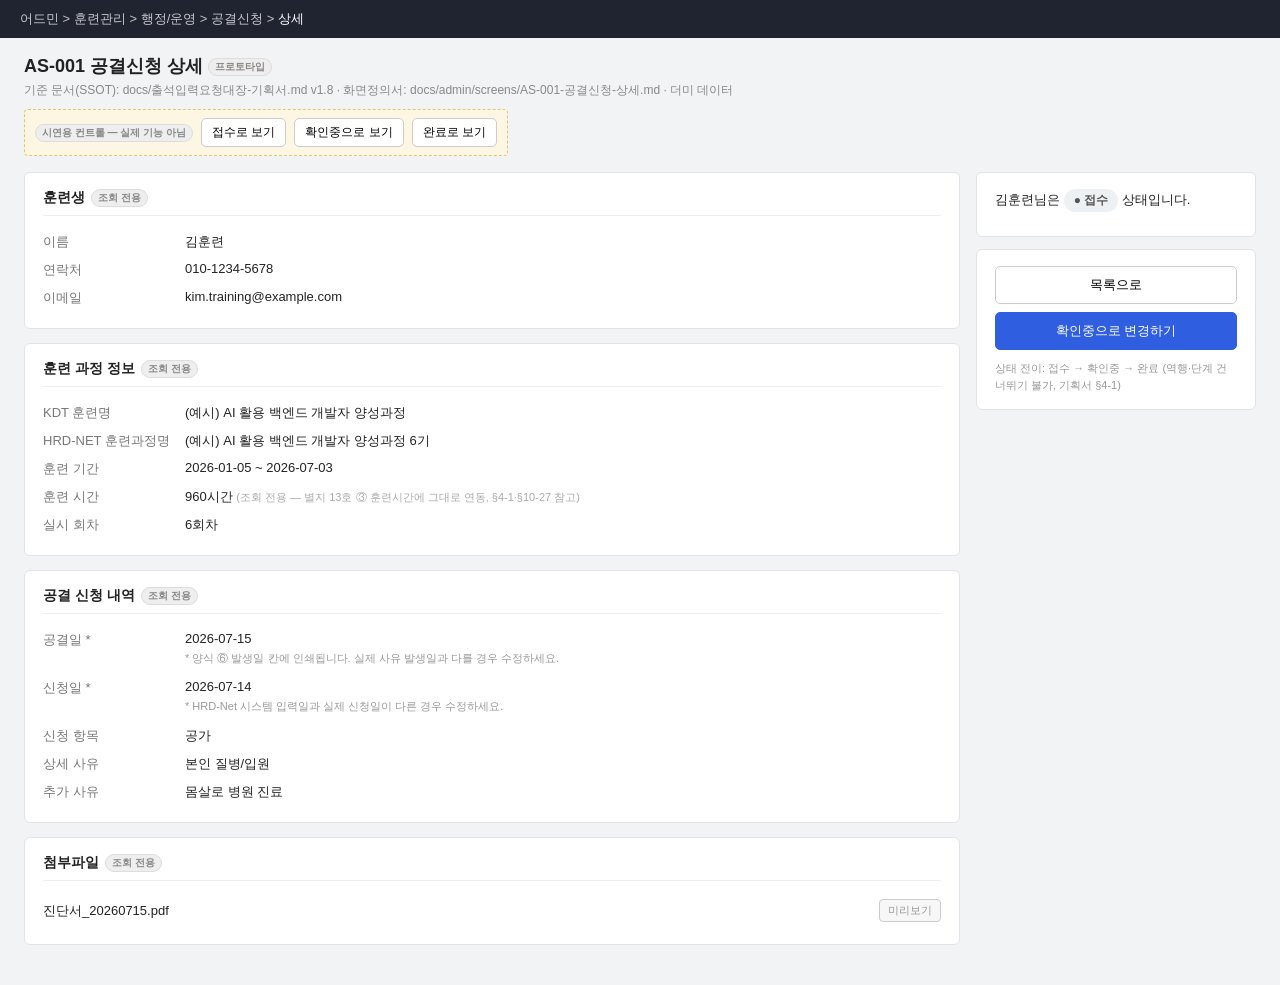
<file: classroom/1-planning/prototype/2026-08-11_출석입력요청대장-PDF발급-프로토타입.html>
<!DOCTYPE html>
<html lang="ko">
<head>
<meta charset="UTF-8">
<title>공결신청 상세 (프로토타입) — 출석입력요청대장 PDF 자동 발급</title>
<!--
  출석입력요청대장 PDF 자동 발급 — 어드민 공결신청 상세 화면 프로토타입

  기준 문서(SSOT): docs/출석입력요청대장-기획서.md v1.8 (기획서 동시 개정 중 — 표기 차이 발생 시 문서가 우선)
  참고: docs/reference/별지13호-작성요령-원문.md (별지 13호 서식 원본 전사본, 2026-08-11 사용자 제공)
  화면정의서: docs/admin/screens/AS-001-공결신청-상세.md
  포함 화면: AS-001 공결신청 상세 (어드민) 1개
  제외 범위: 공결신청 목록 화면, 클래스룸(훈련생) 화면, 알림, 검색 등
    기획서 §9 제외 범위(Out of Scope) 및 본 프로토타입 위임 범위 밖 일체.

  성격: 본 파일은 기획 검증·전달용 시각화 자료다(기획서=SSOT, 프로토타입≠SSOT).
  프로토타입과 기획서 내용이 다르면 기획서가 우선한다.
  더미 데이터만 사용하며 실제 API·PDF 생성 연동은 없다.
  색상·폰트·간격은 모두 placeholder이며 디자인 확정 대상이 아니다(디자인 단계에서 확정).
-->
<style>
  /* ------- placeholder 스타일: 색상/폰트는 임의값, 디자인 확정 대상 아님 ------- */
  * { box-sizing: border-box; }
  body {
    font-family: -apple-system, "Apple SD Gothic Neo", "Malgun Gothic", sans-serif;
    background: #f2f3f5;
    margin: 0;
    color: #222;
  }
  .topbar {
    background: #1f2430;
    color: #fff;
    padding: 10px 20px;
    font-size: 13px;
  }
  .topbar .crumb { opacity: .75; }
  .page-title {
    padding: 16px 24px 0 24px;
  }
  .page-title h1 { font-size: 18px; margin: 0 0 4px 0; }
  .page-title .note {
    font-size: 12px; color: #888;
  }
  .demo-switcher {
    margin-top: 10px; display: flex; align-items: center; gap: 8px;
    padding: 8px 10px; background: #fdf6e3; border: 1px dashed #e0c674; border-radius: 4px;
    width: fit-content;
  }
  .demo-switcher .btn { width: auto; padding: 5px 10px; font-size: 12px; }
  .layout {
    display: flex;
    gap: 16px;
    padding: 16px 24px 40px 24px;
    align-items: flex-start;
  }
  .main-col { flex: 1; min-width: 0; display: flex; flex-direction: column; gap: 14px; }
  .side-col { width: 280px; flex-shrink: 0; }
  .card {
    background: #fff;
    border: 1px solid #e1e3e8;
    border-radius: 6px;
    padding: 16px 18px;
  }
  .card h2 {
    font-size: 14px;
    margin: 0 0 12px 0;
    padding-bottom: 8px;
    border-bottom: 1px solid #eee;
    display: flex;
    align-items: center;
    gap: 6px;
  }
  .field-row {
    display: grid;
    grid-template-columns: 130px 1fr;
    gap: 4px 12px;
    font-size: 13px;
    padding: 5px 0;
  }
  .field-row .label { color: #777; }
  .field-row .value { color: #222; }
  .card-desc { font-size: 12px; color: #888; margin: -6px 0 12px 0; }

  /* 카드 내 상태별 조회/편집 겸용 행 (공결일·신청일) */
  .field-block { margin-bottom: 2px; }
  .field-block .field-row { padding-bottom: 2px; }
  .field-block .fb-hint,
  .field-block .fb-orig,
  .field-block .fb-err {
    font-size: 11px; padding: 0 0 6px 142px;
  }
  .field-block .fb-hint { color: #999; }
  .field-block .fb-orig { color: #999; display: none; }
  .field-block .fb-err { color: #d33; font-size: 12px; display: none; }
  .field-block.has-error .fb-err { display: block; }
  .field-block.has-error input[type="date"] { border-color: #d33; }
  .field-block input[type="date"] {
    padding: 5px 8px; font-size: 13px; border: 1px solid #ccc; border-radius: 4px;
    background: #fff; max-width: 200px;
  }
  .field-block input[type="date"]:disabled { background: #f4f4f4; color: #666; }

  .badge {
    display: inline-block;
    font-size: 10px;
    padding: 1px 6px;
    border-radius: 10px;
    font-weight: 600;
    vertical-align: middle;
  }
  .badge-unconfirmed { background: #fff2cc; color: #8a6d00; border: 1px solid #e6c86e; }
  .badge-fixed { background: #e8eaf6; color: #33408a; border: 1px solid #c4c9ee; }
  .badge-outscope { background: #eee; color: #888; border: 1px solid #ddd; }

  .manual-field { margin-bottom: 14px; }
  .manual-field label {
    display: block; font-size: 12px; font-weight: 600; margin-bottom: 4px;
  }
  .manual-field input[type="date"],
  .manual-field input[type="text"],
  .manual-field input[type="number"],
  .manual-field input[type="time"],
  .manual-field select {
    width: 100%;
    max-width: 260px;
    padding: 6px 8px;
    font-size: 13px;
    border: 1px solid #ccc;
    border-radius: 4px;
    background: #fff;
  }
  .manual-field .hours-wrap {
    display: flex; align-items: center; gap: 8px; max-width: 260px;
  }
  .manual-field .hours-wrap input[type="number"] { max-width: none; flex: 1; }
  .manual-field .hours-wrap .suffix { font-size: 13px; color: #555; white-space: nowrap; }
  .manual-field .outing-wrap { display: flex; gap: 20px; flex-wrap: wrap; }
  .manual-field .outing-wrap .sub-label { font-size: 11px; color: #777; margin-bottom: 3px; }
  .manual-field input:disabled,
  .manual-field select:disabled {
    background: #f4f4f4;
    color: #666;
  }
  .manual-field .hint {
    font-size: 11px; color: #999; margin-top: 4px;
  }
  .manual-field .err {
    font-size: 12px; color: #d33; margin-top: 4px; display: none;
  }
  .manual-field.has-error input,
  .manual-field.has-error select {
    border-color: #d33;
  }
  .manual-field.has-error .err { display: block; }

  .attach-item {
    display: flex; align-items: center; justify-content: space-between;
    font-size: 13px; padding: 6px 0; border-bottom: 1px dashed #eee;
  }
  .attach-item:last-child { border-bottom: none; }
  .attach-item button {
    font-size: 11px; padding: 3px 8px; border: 1px solid #ccc; border-radius: 4px;
    background: #f7f7f7; color: #999; cursor: not-allowed;
  }

  /* side */
  .status-box {
    background: #fff; border: 1px solid #e1e3e8; border-radius: 6px;
    padding: 16px 18px; margin-bottom: 12px;
  }
  .status-box .status-line { font-size: 13px; margin-bottom: 8px; }
  .status-box .status-line strong.dot { margin: 0 4px; }
  .status-pill {
    display: inline-block; padding: 3px 10px; border-radius: 12px;
    font-size: 12px; font-weight: 700;
  }
  .status-접수 { background: #eef1f4; color: #555; }
  .status-확인중 { background: #fff4dd; color: #92660a; }
  .status-완료 { background: #dff5e3; color: #1c7a34; }

  .btn-group { display: flex; flex-direction: column; gap: 8px; }
  .btn {
    display: block; width: 100%; padding: 9px 10px; font-size: 13px;
    border-radius: 5px; border: 1px solid #ccc; background: #fff; cursor: pointer;
    text-align: center;
  }
  .btn:hover { background: #f5f5f5; }
  .btn-primary { background: #2f5fe0; color: #fff; border-color: #2f5fe0; }
  .btn-primary:hover { background: #274ec2; }
  .btn-outline-disabled { color: #aaa; cursor: not-allowed; }
  .btn-pdf { background: #1c7a34; color: #fff; border-color: #1c7a34; }
  .btn-pdf:hover { background: #175f29; }

  .flow-note {
    font-size: 11px; color: #999; margin-top: 10px; line-height: 1.5;
  }

  .toast {
    position: fixed; top: 16px; right: 16px; background: #1f2430; color: #fff;
    padding: 10px 16px; border-radius: 4px; font-size: 13px; opacity: 0;
    transition: opacity .2s; pointer-events: none; z-index: 50;
  }
  .toast.show { opacity: 1; }

  /* modal */
  .modal-overlay {
    display: none; position: fixed; inset: 0; background: rgba(0,0,0,.5);
    z-index: 100; align-items: flex-start; justify-content: center; overflow-y: auto;
    padding: 30px 12px;
  }
  .modal-overlay.show { display: flex; }
  .modal-box {
    background: #fff; width: 760px; max-width: 100%; padding: 28px 32px;
    border-radius: 4px; font-size: 13px;
  }
  .modal-toolbar { display: flex; justify-content: flex-end; gap: 8px; margin-bottom: 12px; }
  .modal-toolbar .btn { width: auto; padding: 6px 14px; }
  .sim-banner {
    background: #fff4dd; border: 1px solid #e6c86e; color: #8a6d00;
    padding: 8px 12px; font-size: 12px; border-radius: 4px; margin-bottom: 16px;
  }

  /* 별지13 layout */
  .form13 { border: 1px solid #333; padding: 20px; }
  .form13 .f-header { font-size: 11px; text-align: left; margin-bottom: 6px; }
  .form13 .f-title { text-align: center; font-size: 20px; font-weight: 700; margin: 6px 0 4px 0; }
  .form13 .f-org { text-align: center; font-size: 12px; margin-bottom: 16px; color: #555; }
  .form13 .f-org .badge { margin-left: 4px; }
  .top-grid {
    display: grid; grid-template-columns: 1fr 1fr; border: 1px solid #333;
    margin-bottom: 0;
  }
  .top-grid .cell {
    border: 1px solid #333; padding: 6px 10px; font-size: 12px;
    display: flex; gap: 6px;
  }
  .top-grid .cell .k { font-weight: 700; white-space: nowrap; }
  table.f-table {
    width: 100%; border-collapse: collapse; margin-top: -1px; font-size: 11px;
  }
  table.f-table th, table.f-table td {
    border: 1px solid #333; padding: 5px 4px; text-align: center; height: 22px;
  }
  table.f-table th { background: #f2f2f2; font-weight: 700; }
  .f-footer {
    margin-top: 12px; font-size: 10.5px; color: #444; border: 1px dashed #bbb;
    padding: 8px 10px; line-height: 1.6;
  }
</style>
</head>
<body>

<div class="topbar">
  <span class="crumb">어드민 &gt; 훈련관리 &gt; 행정/운영 &gt; 공결신청 &gt; </span>상세
</div>

<div class="page-title">
  <h1>AS-001 공결신청 상세 <span class="badge badge-outscope">프로토타입</span></h1>
  <div class="note">기준 문서(SSOT): docs/출석입력요청대장-기획서.md v1.8 · 화면정의서: docs/admin/screens/AS-001-공결신청-상세.md · 더미 데이터</div>
  <div class="demo-switcher">
    <span class="badge badge-outscope">시연용 컨트롤 — 실제 기능 아님</span>
    <button class="btn" onclick="demoSetState('접수')">접수로 보기</button>
    <button class="btn" onclick="demoSetState('확인중')">확인중으로 보기</button>
    <button class="btn" onclick="demoSetState('완료')">완료로 보기</button>
  </div>
</div>

<div class="layout">

  <!-- 좌측 메인 -->
  <div class="main-col">

    <!-- ① 훈련생 -->
    <div class="card">
      <h2>훈련생 <span class="badge badge-outscope">조회 전용</span></h2>
      <div class="field-row"><div class="label">이름</div><div class="value">김훈련</div></div>
      <div class="field-row"><div class="label">연락처</div><div class="value">010-1234-5678</div></div>
      <div class="field-row"><div class="label">이메일</div><div class="value">kim.training@example.com</div></div>
    </div>

    <!-- ② 훈련 과정 정보 -->
    <div class="card">
      <h2>훈련 과정 정보 <span class="badge badge-outscope">조회 전용</span></h2>
      <div class="field-row"><div class="label">KDT 훈련명</div><div class="value">(예시) AI 활용 백엔드 개발자 양성과정</div></div>
      <div class="field-row"><div class="label">HRD-NET 훈련과정명</div><div class="value" id="f-hrdnet">(예시) AI 활용 백엔드 개발자 양성과정 6기</div></div>
      <div class="field-row"><div class="label">훈련 기간</div><div class="value" id="f-period">2026-01-05 ~ 2026-07-03</div></div>
      <div class="field-row"><div class="label">훈련 시간</div><div class="value"><span id="f-course-hours">960시간</span> <span style="color:#aaa;font-size:11px;">(조회 전용 — 별지 13호 ③ 훈련시간에 그대로 연동, §4-1·§10-27 참고)</span></div></div>
      <div class="field-row"><div class="label">실시 회차</div><div class="value">6회차</div></div>
    </div>

    <!-- ③ 공결 신청 내역 (공결일·신청일은 확인중 상태에서 행 내 직접 수정) -->
    <div class="card">
      <h2>공결 신청 내역 <span class="badge badge-outscope" id="badge-card3">조회 전용</span></h2>

      <div class="field-block" id="block-absence">
        <div class="field-row">
          <div class="label">공결일 *</div>
          <div class="value" id="cell-absence"></div>
        </div>
        <div class="fb-hint">* 양식 ⑥ 발생일 칸에 인쇄됩니다. 실제 사유 발생일과 다를 경우 수정하세요.</div>
        <div class="fb-orig" id="orig-absence"></div>
        <div class="fb-err">공결일을 입력해 주세요.</div>
      </div>

      <div class="field-block" id="block-apply">
        <div class="field-row">
          <div class="label">신청일 *</div>
          <div class="value" id="cell-apply"></div>
        </div>
        <div class="fb-hint">* HRD-Net 시스템 입력일과 실제 신청일이 다른 경우 수정하세요.</div>
        <div class="fb-orig" id="orig-apply"></div>
        <div class="fb-err">신청일을 입력해 주세요.</div>
      </div>

      <div class="field-row"><div class="label">신청 항목</div><div class="value" id="f-reason-type">공가</div></div>
      <div class="field-row"><div class="label">상세 사유</div><div class="value" id="f-reason-detail">본인 질병/입원</div></div>
      <div class="field-row"><div class="label">추가 사유</div><div class="value" id="f-reason-extra">몸살로 병원 진료</div></div>
    </div>

    <!-- ④ 외출/귀원 시간 (상태에 따라 노출) -->
    <div class="card" id="card-manual" style="display:none;">
      <h2>외출/귀원 시간</h2>
      <div class="card-desc">외출(중간 이탈 후 복귀)이 있었던 경우에만 입력합니다. 입력하지 않으면 대장에 '미적용'으로 인쇄됩니다.</div>

      <div class="manual-field">
        <div class="outing-wrap">
          <div>
            <div class="sub-label">입실시간</div>
            <input type="time" id="in-checkin-time">
          </div>
          <div>
            <div class="sub-label">퇴실시간</div>
            <input type="time" id="in-checkout-time">
          </div>
        </div>
        <div class="hint">별지 13호 양식 ⑩입실시간(외출시간)·⑪퇴실시간(귀원시간) 항목에 반영됩니다. (확정 — 기획서 §10-13·§10-26)</div>
      </div>
    </div>

    <!-- ⑤ 첨부파일 -->
    <div class="card">
      <h2>첨부파일 <span class="badge badge-outscope">조회 전용</span></h2>
      <div class="attach-item">
        <span>진단서_20260715.pdf</span>
        <button disabled title="동작 정의는 기획서 참조">미리보기</button>
      </div>
    </div>

  </div>

  <!-- 우측 사이드바 -->
  <div class="side-col">
    <div class="status-box">
      <div class="status-line">
        <span id="status-name">김훈련</span>님은
        <span class="status-pill" id="status-pill">●&nbsp;접수</span> 상태입니다.
      </div>
    </div>
    <div class="status-box">
      <div class="btn-group" id="btn-group"></div>
      <div class="flow-note">
        상태 전이: 접수 → 확인중 → 완료 (역행·단계 건너뛰기 불가, 기획서 §4-1)
      </div>
    </div>
  </div>

</div>

<div class="toast" id="toast"></div>

<!-- PDF 미리보기 모달 -->
<div class="modal-overlay" id="pdf-modal">
  <div class="modal-box">
    <div class="modal-toolbar">
      <button class="btn" onclick="closePdfModal()">닫기</button>
    </div>
    <div class="sim-banner">
      PDF 생성 시뮬레이션 화면입니다. 실제 파일이 다운로드되지 않으며, 별지 13호 양식 레이아웃과 화면 입력값의 매핑(WYSIWYG)만 확인하는 용도입니다.
    </div>

    <div class="form13">
      <div class="f-header">■ 현장 실무인재 양성을 위한 직업능력개발훈련 운영규정 [별지 제13호 서식]</div>
      <div class="f-title">출석입력요청대장</div>
      <div class="f-org">(0000훈련기관) <span class="badge badge-unconfirmed" title="기획서 §10-1 — 훈련기관명 미수령, 개발 착수 시 사용자 제공 예정">자산 제공 대기(훈련기관명)</span></div>

      <div class="top-grid">
        <div class="cell"><span class="k">① 훈련과정명</span><span id="pdf-course-name"></span></div>
        <div class="cell"><span class="k">② 훈련기간</span><span id="pdf-period"></span></div>
        <div class="cell"><span class="k">③ 훈련시간</span><span id="pdf-hours"></span> <span class="badge badge-unconfirmed" title="인쇄 문자열 규칙(단위 표기 등) 미확정 — 훈련 과정 정보 카드 연동값 그대로 사용">§10-27</span></div>
        <div class="cell"><span class="k">④ 대장관리자</span><span>장지연 <span class="badge badge-fixed">고정값</span></span></div>
      </div>

      <table class="f-table">
        <thead>
          <tr>
            <th>⑤ 일련번호</th>
            <th>⑥ 발생일</th>
            <th>⑦ 신청일 <span class="badge badge-unconfirmed" title="인쇄 형식(YYYY년 MM월 DD일)은 기획서 §10-17 확정 전 제안값">§10-17</span></th>
            <th>⑧ 훈련생 성명</th>
            <th>⑨ 사유</th>
            <th>⑩입실시간(외출시간)</th>
            <th>⑪퇴실시간(귀원시간)</th>
            <th>⑫ 훈련생 서명</th>
            <th>⑬ 관리자 서명</th>
          </tr>
        </thead>
        <tbody id="pdf-table-body"></tbody>
      </table>

      <div class="sim-banner" style="margin-top:10px; margin-bottom:0;">
        서식 원형: 번호 1~15 사전 인쇄, 데이터는 1행만 기재(확정 — 기획서 §10-15, 2026-08-11)
      </div>

      <div class="f-footer">
        <div style="font-weight:700; margin-bottom:4px;">작성요령</div>
        <div>1. 대장은 훈련기관에서 전담자를 두어 별도 작성·관리하여야 하고, 훈련생은 사유발생일 당일에 훈련이 종료된 이후 관리자가 기재한 내용을 확인한 후 훈련생이 직접 본인의 성명을 자필로 정확하게 작성(사인, 특수문자 등은 기재할 수 없음)</div>
        <div style="margin:2px 0 2px 14px;">1) ⑥란의 발생일자는 직권입력사유 발생 해당일자를 기재</div>
        <div style="margin:2px 0 2px 14px;">2) ⑧란의 훈련생 성명은 훈련기관의 전담관리자가 직접 기재</div>
        <div style="margin:2px 0 2px 14px;">3) ⑨란의 사유는 '카드 분실·훼손', '정전', '단말기 고장', '카드발급 지연' 등 직권입력 사유를 기재. 교대근무자에 대해 훈련시간 변경을 허용한 경우, 변경한 훈련과정명 및 수강일·수강시간도 함께 기재</div>
        <div style="margin:2px 0 2px 14px;">4) ⑩란의 입실시간은 직권사유가 발생한 훈련생의 입실(외출) 시간을 기재</div>
        <div style="margin:2px 0 2px 14px;">5) ⑪란의 퇴실시간은 직권사유가 발생한 훈련생의 퇴실(귀원) 시간을 기재</div>
        <div style="margin:2px 0 2px 14px;">6) ⑫란의 훈련생 서명은 직권사유가 발생한 훈련생이 본인의 이름을 자필로 정자로 기재</div>
        <div style="margin:2px 0 6px 14px;">7) ⑬란의 관리자 서명은 관리자가 자필로 확인 서명(대장관리자가 직접 서명)</div>
        <div>2. 출석입력 신청은 해당 사유가 발생한 날의 다음 날까지 HRD-Net을 통해 신청 가능</div>
      </div>
    </div>
  </div>
</div>

<script>
  // ------------------------------------------------------------
  // 더미 데이터 (기획서 §5 필드 매핑 기준). 실제 API 연동 없음.
  // ------------------------------------------------------------
  var data = {
    traineeName: '김훈련',
    hrdnetCourseName: '(예시) AI 활용 백엔드 개발자 양성과정 6기',
    period: '2026-01-05 ~ 2026-07-03',
    reasonType: '공가',
    reasonDetail: '본인 질병/입원',
    reasonExtra: '몸살로 병원 진료'
  };

  // 신청 원본값(훈련생 신청 데이터 기준, 더미). 카드3 인라인 수정값이 이 값과 달라지면 화면에 "신청 원본: ..." 병기
  var ORIGINAL_ABSENCE_DATE = '2026-07-15';
  var ORIGINAL_APPLY_DATE = '2026-07-14';

  // 공결일·신청일 현재값(카드③에서 직접 수정). 확인중 상태에서만 편집 가능, 완료 전환 후 값 유지(잠금)
  var manualValues = {
    absenceDate: ORIGINAL_ABSENCE_DATE,
    applyDate: ORIGINAL_APPLY_DATE
  };

  var state = '접수'; // 접수 | 확인중 | 완료

  function el(id) { return document.getElementById(id); }

  function showToast(msg) {
    var t = el('toast');
    t.textContent = msg;
    t.classList.add('show');
    setTimeout(function () { t.classList.remove('show'); }, 1800);
  }

  function goListStub() {
    alert('목록 화면은 기존 기능입니다 — 본 프로토타입 범위 외입니다.\n(기획서 §4-1 [목록으로] 버튼 동작 참고)');
  }

  function attachStub() {
    // 첨부파일 미리보기는 disabled 처리 + title 툴팁으로 안내(기능 코드 없음)
  }

  // 카드③(공결 신청 내역) 내 공결일·신청일 행을 상태에 맞게 렌더링
  // 접수/완료: 텍스트 조회, 확인중: 행 내 date input으로 직접 수정
  function renderCard3() {
    var editable = (state === '확인중');

    el('cell-absence').innerHTML = editable
      ? '<input type="date" id="in-absence-date" value="' + manualValues.absenceDate + '">'
      : (manualValues.absenceDate || '-');
    el('cell-apply').innerHTML = editable
      ? '<input type="date" id="in-apply-date" value="' + manualValues.applyDate + '">'
      : (manualValues.applyDate || '-');

    if (editable) {
      el('in-absence-date').addEventListener('input', function () {
        manualValues.absenceDate = this.value;
        updateOrigNotes();
      });
      el('in-apply-date').addEventListener('input', function () {
        manualValues.applyDate = this.value;
        updateOrigNotes();
      });
    }

    updateOrigNotes();

    el('badge-card3').textContent = editable ? '공결일·신청일 편집 가능' : '조회 전용';
  }

  function updateOrigNotes() {
    var absDiff = manualValues.absenceDate && manualValues.absenceDate !== ORIGINAL_ABSENCE_DATE;
    var origAbsence = el('orig-absence');
    origAbsence.style.display = absDiff ? 'block' : 'none';
    origAbsence.textContent = '신청 원본: ' + ORIGINAL_ABSENCE_DATE;

    var appDiff = manualValues.applyDate && manualValues.applyDate !== ORIGINAL_APPLY_DATE;
    var origApply = el('orig-apply');
    origApply.style.display = appDiff ? 'block' : 'none';
    origApply.textContent = '신청 원본: ' + ORIGINAL_APPLY_DATE;
  }

  // 필수 필드 검증 (기획서 §4-1 필수 필드 검증 표)
  // 개발 참고: 훈련 시간 연동값 부재 시 완료 전환·발급 차단(기획서 §4-1 검증 표) — 프로토 더미는 항상 값 있음이라 미구현
  function validateManual() {
    var errors = [];
    var absence = manualValues.absenceDate;
    var apply = manualValues.applyDate;

    toggleError('block-absence', !absence);
    toggleError('block-apply', !apply);

    if (!absence) errors.push('공결일을 입력해 주세요.');
    if (!apply) errors.push('신청일을 입력해 주세요.');
    return errors;
  }

  function toggleError(fieldId, hasError) {
    var f = el(fieldId);
    if (!f) return;
    f.classList.toggle('has-error', !!hasError);
  }

  function clearErrors() {
    ['block-absence', 'block-apply'].forEach(function (id) { toggleError(id, false); });
  }

  function onSave() {
    var errors = validateManual();
    if (errors.length) {
      showToast('저장 실패: ' + errors[0]);
      return;
    }
    showToast('저장되었습니다.');
  }

  // 시연용 컨트롤: 검증·순차 전환 로직을 거치지 않고 임의 상태로 즉시 전환한다.
  // 실제 기능이 아니며, [확인중으로 변경하기]/[완료로 변경하기] 버튼의 순차 전환 흐름은 그대로 둔다.
  function demoSetState(newState) {
    state = newState;
    render();
  }

  function onMoveToChecking() {
    state = '확인중';
    render();
  }

  function onComplete() {
    var errors = validateManual();
    if (errors.length) {
      showToast('완료 처리 불가: ' + errors[0]);
      return;
    }
    // 데이터 잠금(기획서 §4-1 데이터 잠금 정책) — 상세 화면 전체 조회 전용 전환
    state = '완료';
    render();
  }

  function openPdfModal() {
    // WYSIWYG: 화면에 표시/입력된 값을 그대로 매핑 (기획서 §4-1, §5, §7)
    el('pdf-course-name').textContent = data.hrdnetCourseName;
    el('pdf-period').textContent = data.period;
    // ③ 훈련시간: 수기 입력 폐기 — 훈련 과정 정보 카드 연동값을 그대로 인쇄 (인쇄 문자열 규칙은 §10-27 미확정)
    el('pdf-hours').textContent = el('f-course-hours').textContent.trim();

    var absence = formatKoreanDate(manualValues.absenceDate);
    var apply = formatKoreanDate(manualValues.applyDate);
    var reason = data.reasonType + ' : ' + data.reasonDetail +
      (data.reasonExtra ? ' - ' + data.reasonExtra : ''); // §6 사유 표기 규칙
    var checkin = el('in-checkin-time').value.trim() || '미적용'; // 미입력 = 미적용 (기획서 §4-1·§5⑩ 확정)
    var checkout = el('in-checkout-time').value.trim() || '미적용';

    var rows = '';
    // 서식 원형: 일련번호 1~15는 사전 인쇄(원본 PDF 확인 사항). 데이터는 1행만 채우고 2~15행은 번호만 남기고 공란(확정 — 기획서 §10-15, 2026-08-11)
    for (var i = 1; i <= 15; i++) {
      if (i === 1) {
        rows += '<tr>' +
          '<td>' + i + '</td>' +
          '<td>' + absence + '</td>' +
          '<td>' + apply + '</td>' +
          '<td>' + data.traineeName + '</td>' +
          '<td>' + reason + '</td>' +
          '<td>' + checkin + '</td>' +
          '<td>' + checkout + '</td>' +
          '<td>원격</td>' +
          '<td><span class="badge badge-unconfirmed" title="관리자 서명 이미지: 개발 착수 시 사용자 제공 예정 (기획서 §10-9)">자산 제공 대기(개발 착수 시 제공)</span></td>' +
          '</tr>';
      } else {
        rows += '<tr><td>' + i + '</td><td></td><td></td><td></td><td></td><td></td><td></td><td></td><td></td></tr>';
      }
    }
    el('pdf-table-body').innerHTML = rows;
    el('pdf-modal').classList.add('show');
  }

  function closePdfModal() {
    el('pdf-modal').classList.remove('show');
  }

  function formatKoreanDate(isoDate) {
    if (!isoDate) return '';
    var parts = isoDate.split('-');
    if (parts.length !== 3) return isoDate;
    return parts[0] + '년 ' + parts[1] + '월 ' + parts[2] + '일';
  }

  function render() {
    el('status-name').textContent = data.traineeName;
    var pill = el('status-pill');
    pill.textContent = '● ' + state;
    pill.className = 'status-pill status-' + state;

    renderCard3();

    var manualCard = el('card-manual');
    var group = el('btn-group');
    group.innerHTML = '';

    if (state === '접수') {
      manualCard.style.display = 'none';
      group.appendChild(makeBtn('목록으로', goListStub, ''));
      group.appendChild(makeBtn('확인중으로 변경하기', onMoveToChecking, 'btn-primary'));
    } else if (state === '확인중') {
      manualCard.style.display = 'block';
      setManualEditable(true);
      group.appendChild(makeBtn('목록으로', goListStub, ''));
      group.appendChild(makeBtn('저장하기', onSave, ''));
      group.appendChild(makeBtn('완료로 변경하기', onComplete, 'btn-primary'));
    } else if (state === '완료') {
      manualCard.style.display = 'block';
      setManualEditable(false);
      clearErrors();
      group.appendChild(makeBtn('목록으로', goListStub, ''));
      group.appendChild(makeBtn('출석입력요청대장 PDF 다운로드', openPdfModal, 'btn-pdf'));
      group.appendChild(makePermNote());
    }
  }

  function makePermNote() {
    var d = document.createElement('div');
    d.className = 'flow-note';
    d.innerHTML = '<span class="badge badge-outscope">권한 분기 미구현</span> 유관부서 담당자 권한 보유자에게만 노출(기획서 §3-3) — 본 프로토타입은 권한 분기 미구현<br>' +
      '릴리스 이전 완료 건은 버튼 미노출(확정, 기획서 §10-14) — 본 프로토타입은 신규 건 기준이라 미구현.';
    return d;
  }

  function setManualEditable(editable) {
    ['in-checkin-time', 'in-checkout-time'].forEach(function (id) {
      el(id).disabled = !editable;
    });
  }

  function makeBtn(label, handler, cls) {
    var b = document.createElement('button');
    b.className = 'btn ' + cls;
    b.textContent = label;
    b.onclick = handler;
    return b;
  }

  render();
</script>

</body>
</html>
</file>
